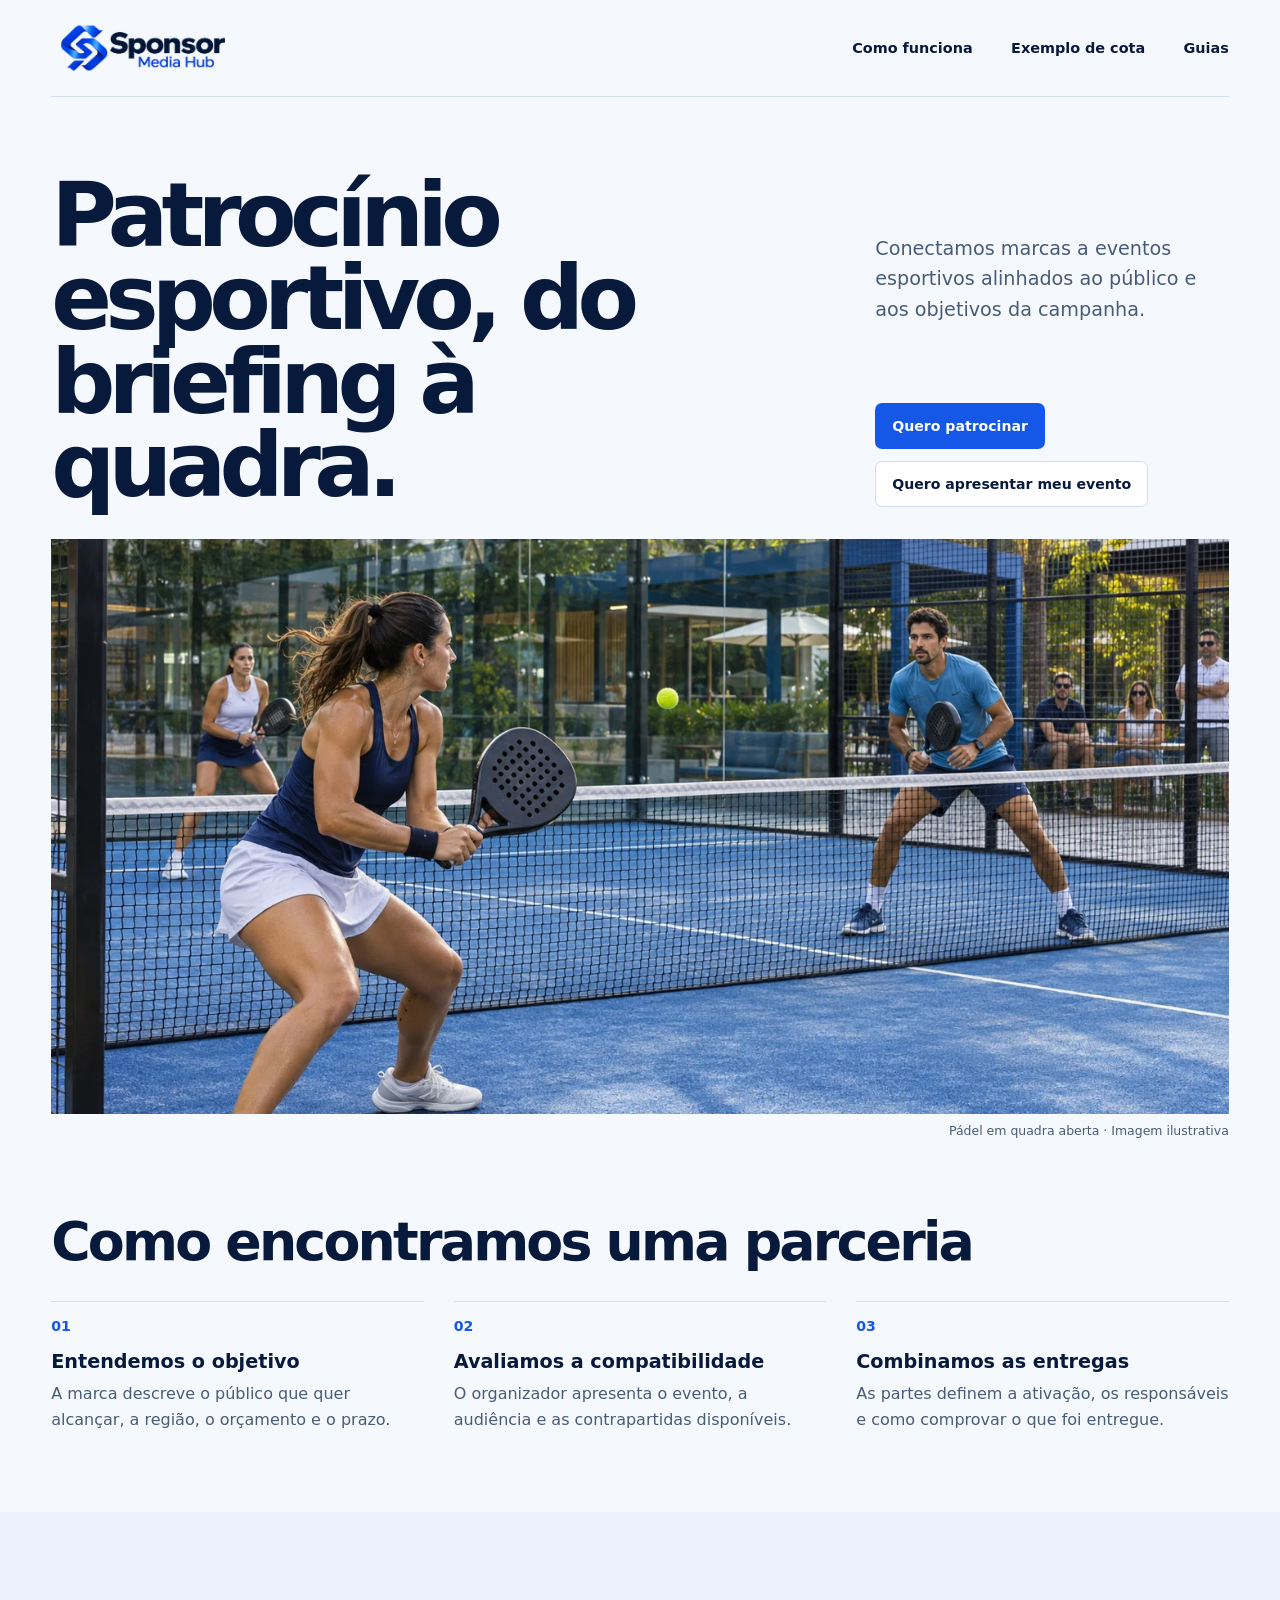
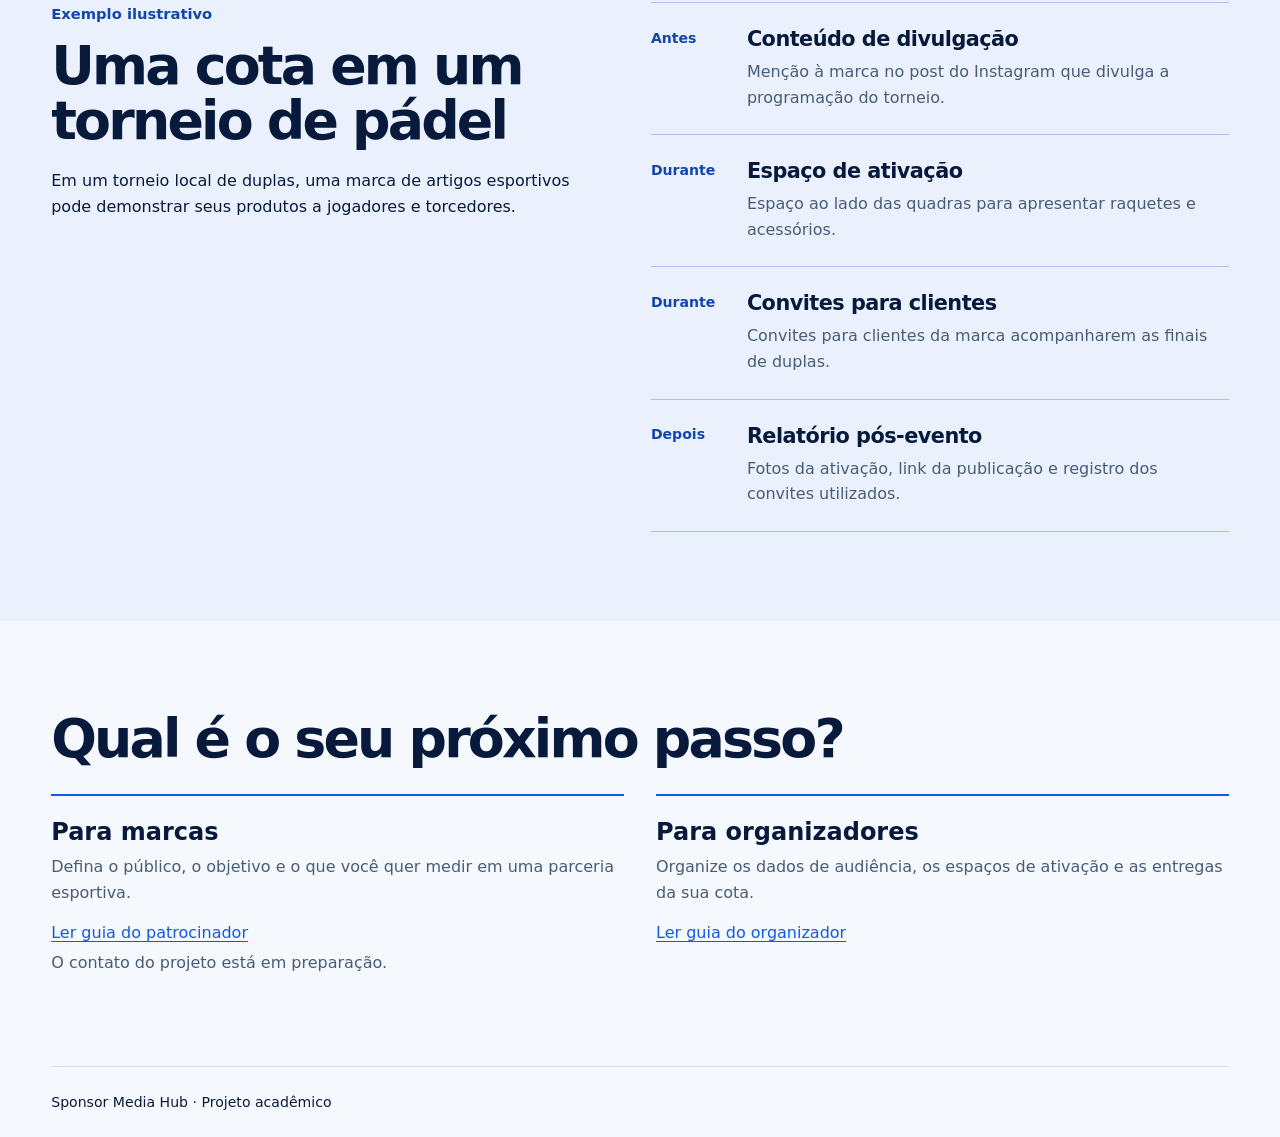
<file: index.html>
<!doctype html>
<html lang="pt-BR">
<head>
  <meta charset="utf-8">
  <meta name="viewport" content="width=device-width, initial-scale=1">
  <meta name="description" content="Projeto acadêmico que aproxima marcas e organizadores de eventos esportivos com objetivos compatíveis.">
  <meta property="og:title" content="Sponsor Media Hub">
  <meta property="og:description" content="Conectamos marcas a eventos esportivos alinhados aos seus objetivos.">
  <meta name="theme-color" content="#f5f8fc">
  <title>Sponsor Media Hub | Patrocínio esportivo</title>
  <link rel="icon" href="assets/logo.jpg" type="image/jpeg">
  <link rel="stylesheet" href="styles.css">
  <script src="config.js" defer></script>
  <script src="site.js" defer></script>
</head>
<body>
  <a class="skip" href="#conteudo">Ir para o conteúdo</a>
  <header class="top">
    <a href="./" aria-label="Sponsor Media Hub, início"><img src="assets/logo.jpg" alt="Sponsor Media Hub"></a>
    <nav aria-label="Navegação principal">
      <a href="#como">Como funciona</a><a href="#cota">Exemplo de cota</a><a href="#guias">Guias</a>
    </nav>
  </header>
  <main id="conteudo">
    <section class="hero wrap" aria-labelledby="titulo">
      <div class="hero-copy">
        <h1>Patrocínio esportivo, do briefing à quadra.</h1>
        <p>Conectamos marcas a eventos esportivos alinhados ao público e aos objetivos da campanha.</p>
        <div class="actions">
          <a class="button primary" href="#patrocinador">Quero patrocinar</a>
          <a class="button secondary" href="#organizador">Quero apresentar meu evento</a>
        </div>
      </div>
      <figure class="hero-photo">
        <img src="assets/padel.webp" alt="Jogadores disputam um ponto em uma quadra de pádel ao ar livre" width="1440" height="960" fetchpriority="high">
        <figcaption>Pádel em quadra aberta · Imagem ilustrativa</figcaption>
      </figure>
    </section>

    <section class="how wrap" id="como">
      <h2>Como encontramos uma parceria</h2>
      <ol class="steps">
        <li><strong>Entendemos o objetivo</strong><p>A marca descreve o público que quer alcançar, a região, o orçamento e o prazo.</p></li>
        <li><strong>Avaliamos a compatibilidade</strong><p>O organizador apresenta o evento, a audiência e as contrapartidas disponíveis.</p></li>
        <li><strong>Combinamos as entregas</strong><p>As partes definem a ativação, os responsáveis e como comprovar o que foi entregue.</p></li>
      </ol>
    </section>

    <section class="sample" id="cota" aria-labelledby="cota-titulo">
      <div class="wrap sample-grid">
        <div>
          <p class="label">Exemplo ilustrativo</p>
          <h2 id="cota-titulo">Uma cota em um torneio de pádel</h2>
          <p>Em um torneio local de duplas, uma marca de artigos esportivos pode demonstrar seus produtos a jogadores e torcedores.</p>
        </div>
        <ol class="deliverables">
          <li><span>Antes</span><div><h3>Conteúdo de divulgação</h3><p>Menção à marca no post do Instagram que divulga a programação do torneio.</p></div></li>
          <li><span>Durante</span><div><h3>Espaço de ativação</h3><p>Espaço ao lado das quadras para apresentar raquetes e acessórios.</p></div></li>
          <li><span>Durante</span><div><h3>Convites para clientes</h3><p>Convites para clientes da marca acompanharem as finais de duplas.</p></div></li>
          <li><span>Depois</span><div><h3>Relatório pós-evento</h3><p>Fotos da ativação, link da publicação e registro dos convites utilizados.</p></div></li>
        </ol>
      </div>
    </section>

    <section class="wrap guides" id="guias">
      <h2>Qual é o seu próximo passo?</h2>
      <div class="guide-grid">
        <article id="patrocinador">
          <h3>Para marcas</h3>
          <p>Defina o público, o objetivo e o que você quer medir em uma parceria esportiva.</p>
          <div class="actions"><a href="guia-patrocinador.html">Ler guia do patrocinador</a><a class="button primary" data-whatsapp="patrocinador" hidden>Conversar no WhatsApp</a></div>
        </article>
        <article id="organizador">
          <h3>Para organizadores</h3>
          <p>Organize os dados de audiência, os espaços de ativação e as entregas da sua cota.</p>
          <div class="actions"><a href="guia-organizador.html">Ler guia do organizador</a><a class="button primary" data-whatsapp="organizador" hidden>Conversar no WhatsApp</a></div>
        </article>
      </div>
      <p id="contact-status" hidden>O contato do projeto está em preparação.</p>
    </section>
  </main>
  <footer class="wrap">
    <p>Sponsor Media Hub · Projeto acadêmico</p>
    <div><a id="instagram" hidden>Instagram</a><button type="button" id="preferences" hidden>Preferências de privacidade</button></div>
  </footer>

  <dialog id="privacy" aria-labelledby="privacy-title">
    <form method="dialog">
      <h2 id="privacy-title">Preferências de privacidade</h2>
      <p>Você pode permitir ferramentas de análise e publicidade. O conteúdo e os links funcionam com qualquer escolha.</p>
      <label><input type="checkbox" name="analytics"> Análise de uso (Google Analytics e Microsoft Clarity)</label>
      <label><input type="checkbox" name="marketing"> Publicidade (Meta Pixel)</label>
      <div class="actions">
        <button value="reject" class="button secondary">Recusar opcionais</button>
        <button value="save" class="button primary">Salvar preferências</button>
      </div>
    </form>
  </dialog>
</body>
</html>
</file>
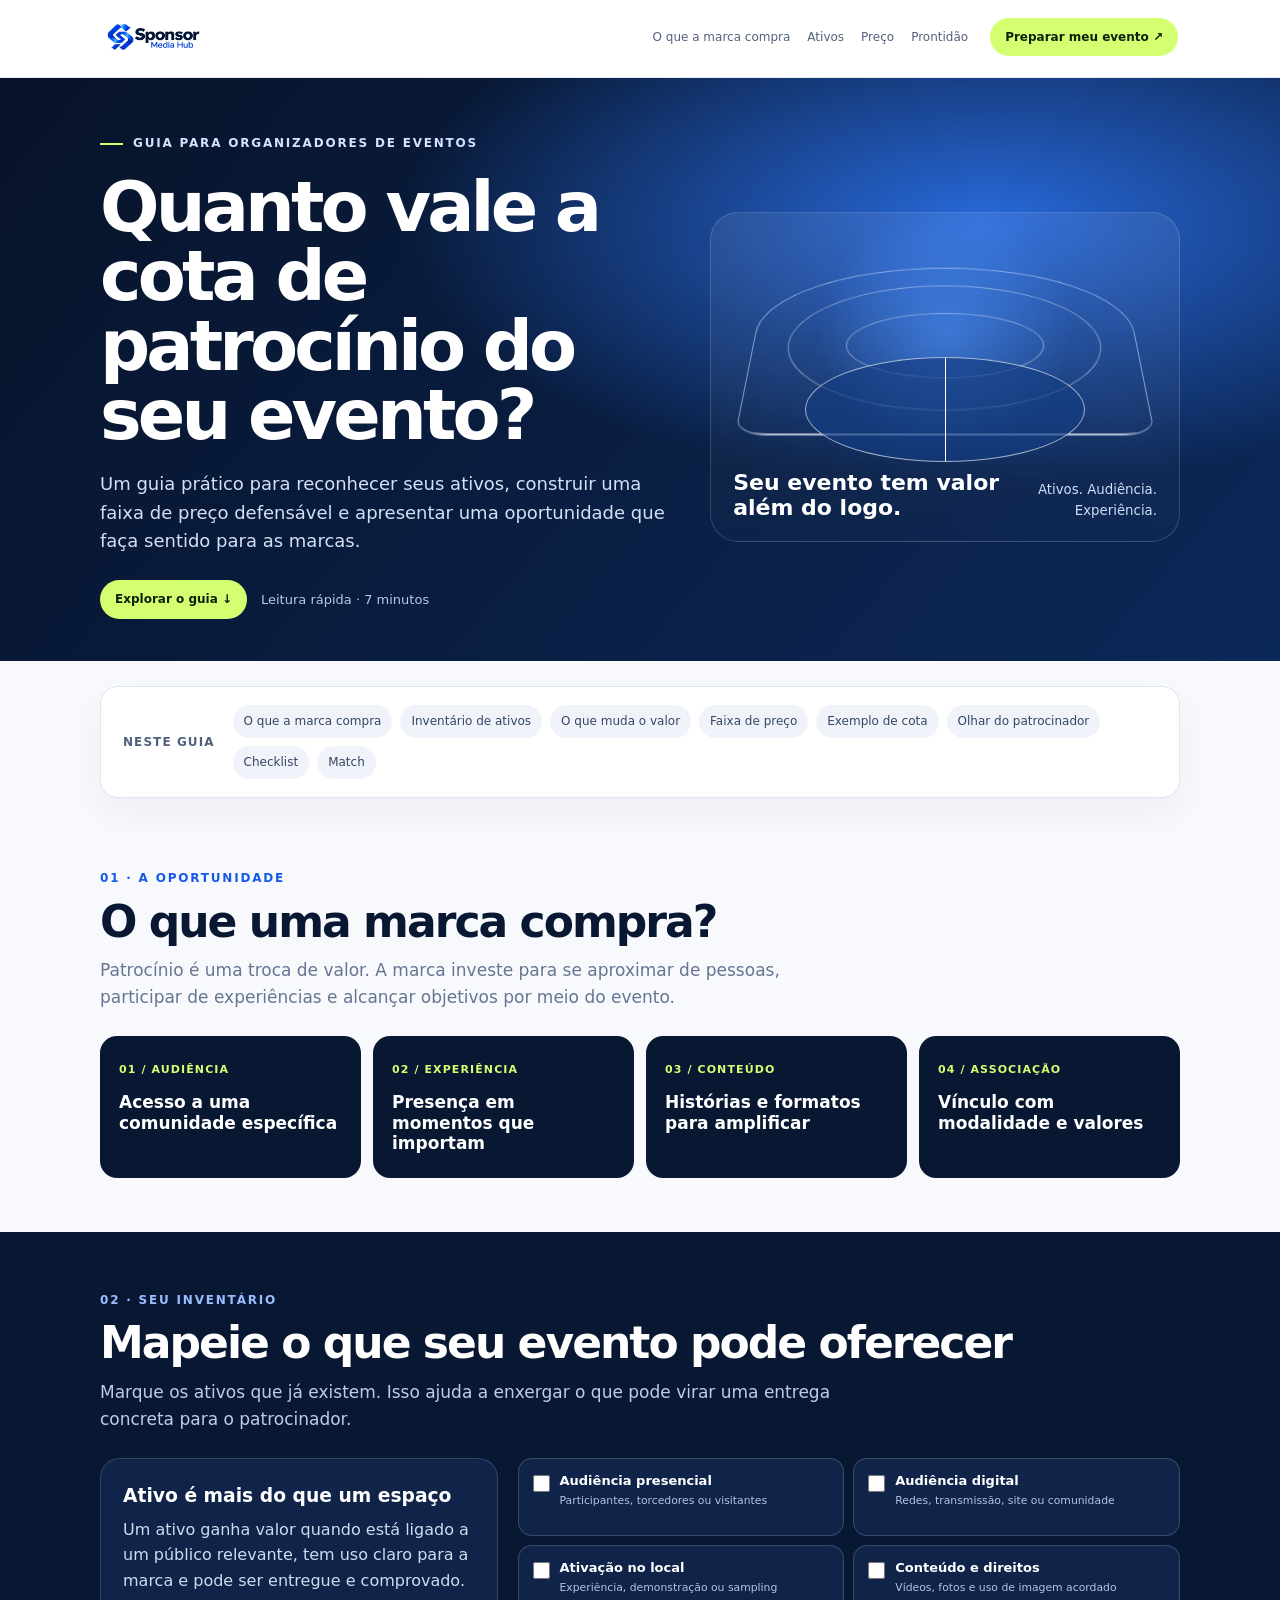
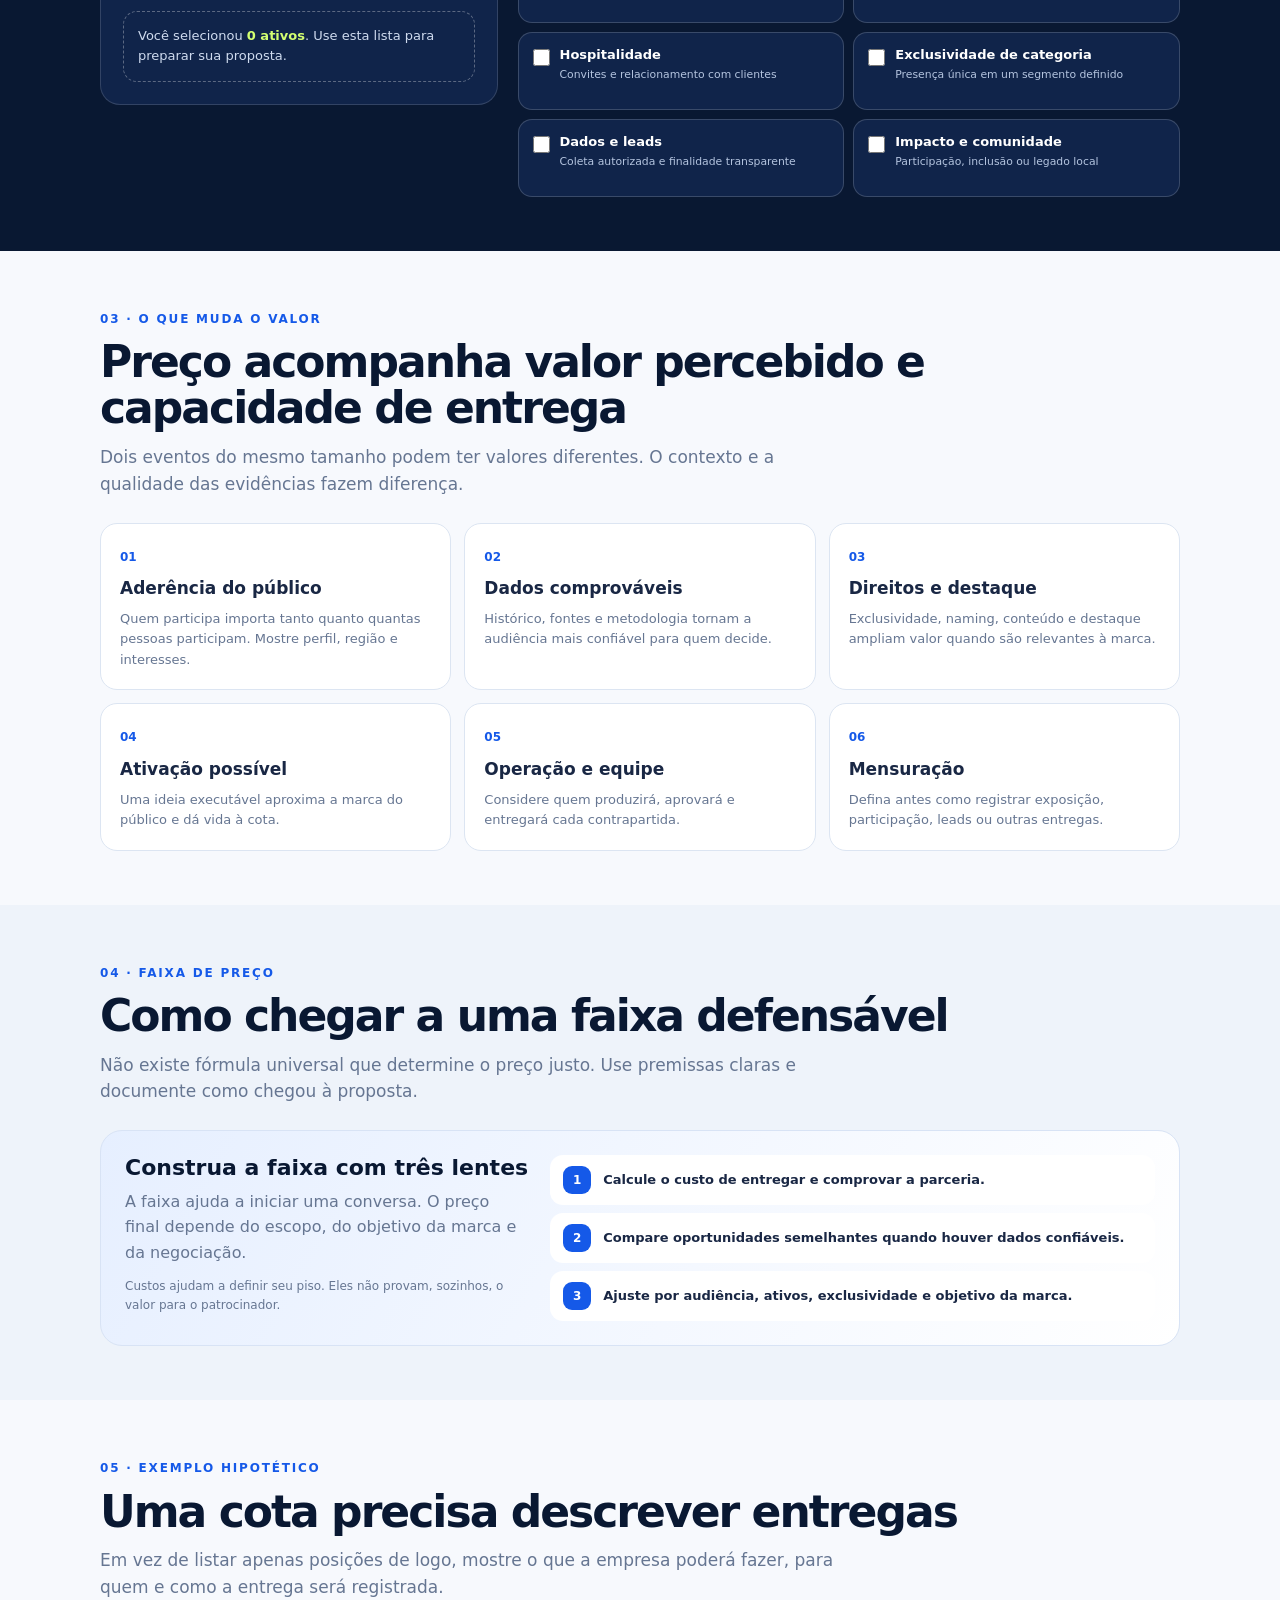
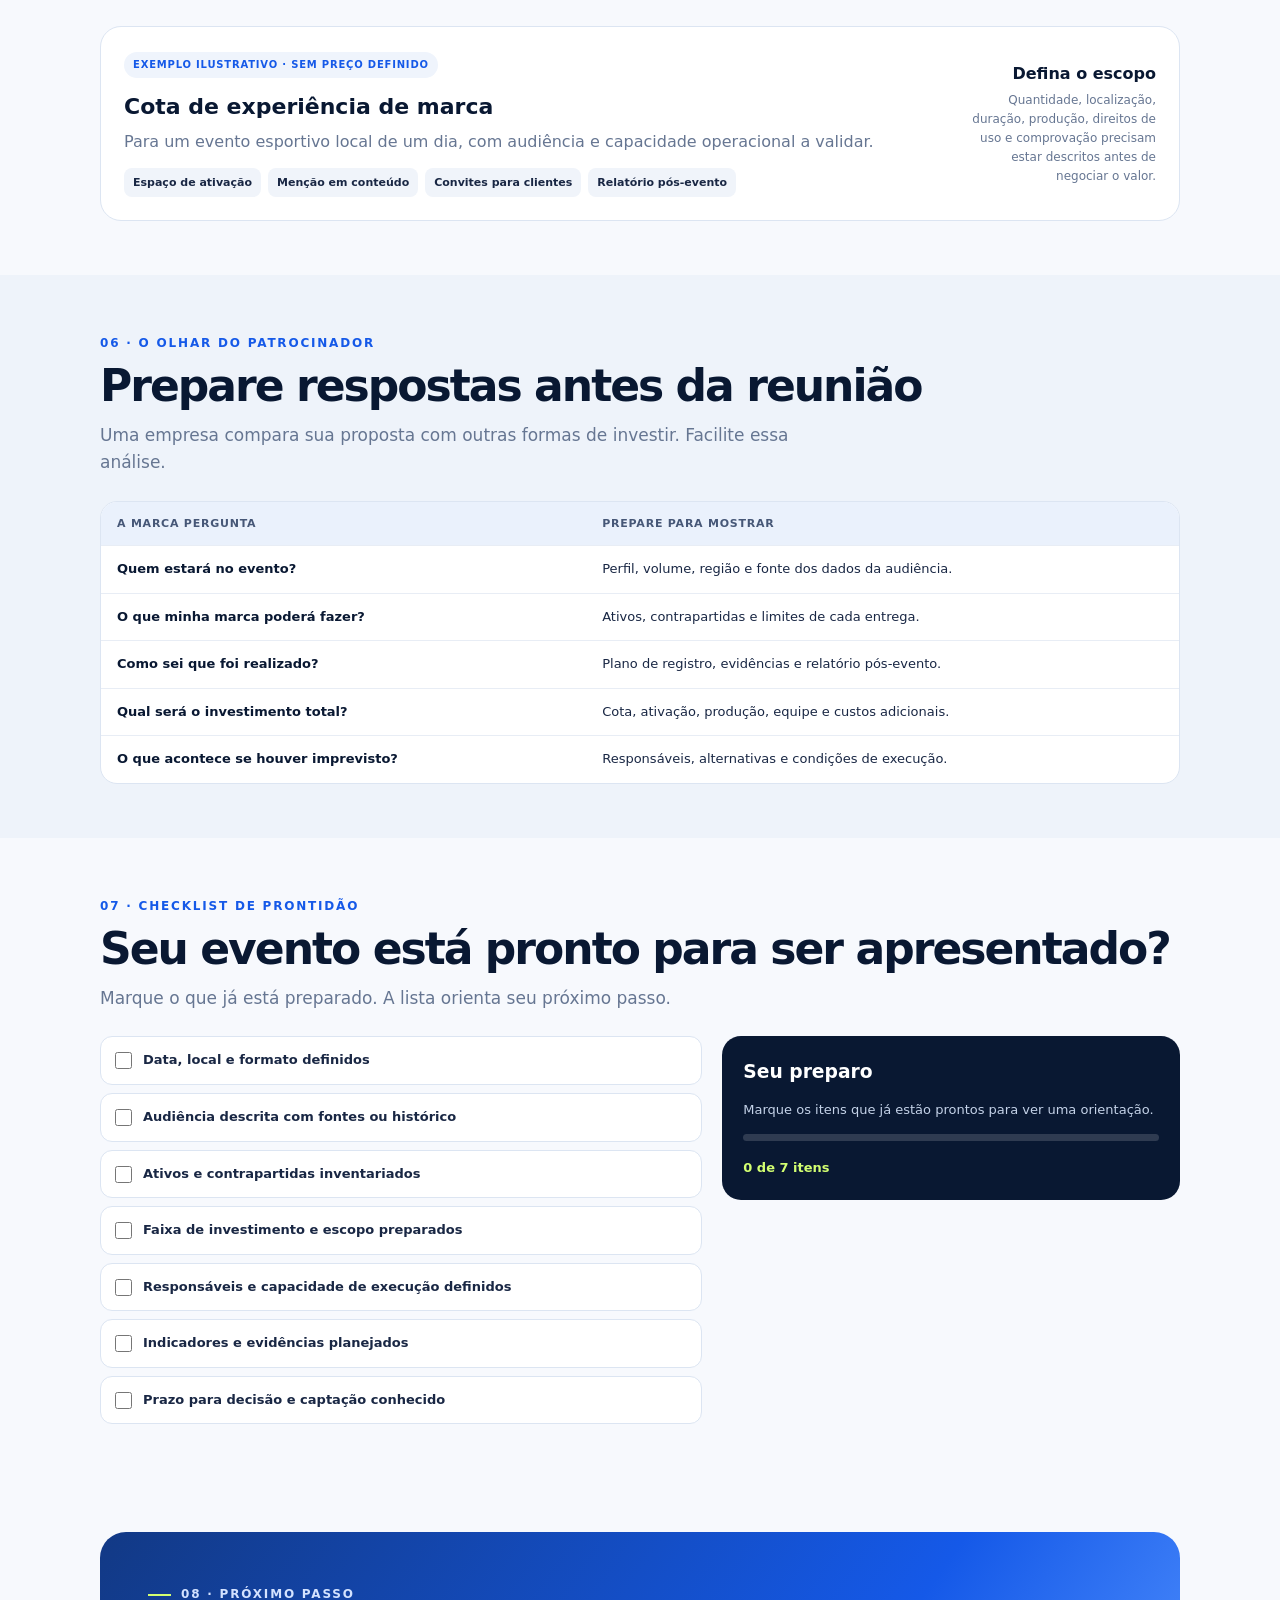
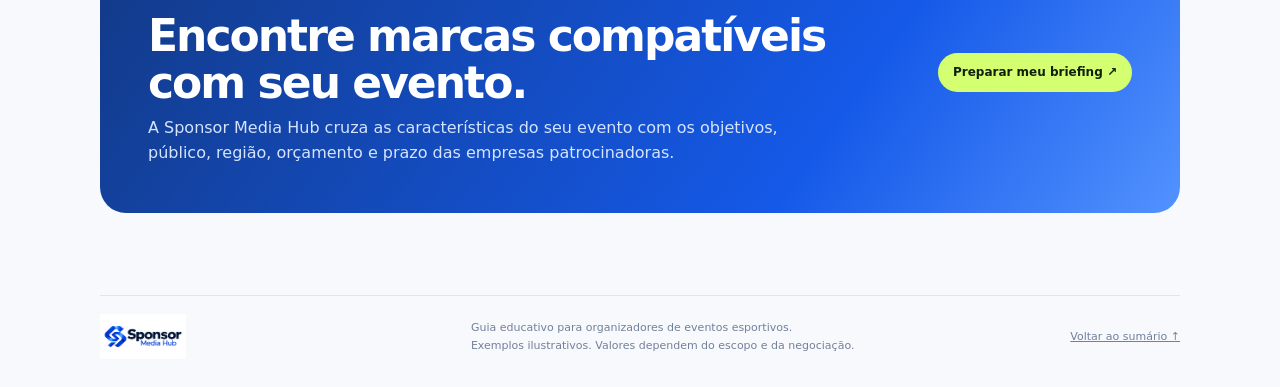
<file: guia-organizador.html>
<!doctype html>
<html lang="pt-BR"><head><meta charset="utf-8"><meta name="viewport" content="width=device-width,initial-scale=1"><meta name="description" content="Guia da Sponsor Media Hub para estruturar oportunidades de patrocínio esportivo."><title>Quanto vale a cota do seu evento? — Sponsor Media Hub</title>
<style>
:root{--navy:#091832;--blue:#1559e8;--sky:#65a0ff;--lime:#d3ff71;--ink:#192744;--muted:#667692;--line:#dce5f2;--ice:#eff4fc;--white:#fff}*{box-sizing:border-box}html{scroll-behavior:smooth;scroll-padding-top:90px}body{margin:0;background:#f7f9fd;color:var(--ink);font:16px/1.58 Inter,system-ui,-apple-system,"Segoe UI",sans-serif}a{color:inherit}button{font:inherit}.top{position:sticky;top:0;z-index:5;background:#ffffffed;backdrop-filter:blur(12px);border-bottom:1px solid #e6ebf3}.nav{max-width:1120px;margin:auto;padding:10px 22px;display:flex;align-items:center;gap:22px}.logo{width:190px;height:54px;object-fit:contain;object-position:left}.links{display:flex;gap:17px;margin-left:auto;font-size:12px;color:#52617c}.links a{text-decoration:none}.links a:hover{color:var(--blue)}.pill{border:0;border-radius:99px;background:var(--lime);color:#10200b;text-decoration:none;font-weight:800;padding:10px 15px;font-size:12px;display:inline-flex;align-items:center;gap:8px;cursor:pointer}.track{height:3px}.track span{display:block;height:100%;width:0;background:linear-gradient(90deg,var(--blue),var(--sky))}.wrap{width:min(1080px,calc(100% - 36px));margin:auto}.hero{background:radial-gradient(ellipse at 77% 25%,#2869da 0,transparent 42%),linear-gradient(130deg,#071329,#0c2859);color:white;padding:56px 0 42px;overflow:hidden}.heroGrid{display:grid;grid-template-columns:1.1fr .9fr;gap:36px;align-items:center}.over{font-size:12px;letter-spacing:.15em;text-transform:uppercase;color:#d3e2ff;font-weight:800}.over:before{content:"";display:inline-block;width:23px;height:2px;background:var(--lime);vertical-align:middle;margin-right:10px}h1{font-size:clamp(42px,6vw,70px);line-height:.99;letter-spacing:-.055em;margin:20px 0}.hero p{font-size:18px;color:#d4e0f6;max-width:600px}.actions{display:flex;gap:14px;align-items:center;flex-wrap:wrap;margin-top:25px}.read{font-size:13px;color:#b7c9e8}.art{height:330px;border:1px solid #ffffff28;border-radius:28px;position:relative;overflow:hidden;background:radial-gradient(circle at 50% 36%,#5095ff8c,transparent 40%),linear-gradient(180deg,#ffffff12,#ffffff03)}.arena{position:absolute;left:9%;right:9%;top:14%;height:52%;border:1px solid #d8e5ff8c;border-radius:50% 50% 8% 8% / 43% 43% 8% 8%;transform:perspective(220px) rotateX(13deg);box-shadow:inset 0 -48px 0 -47px #fff9,inset 0 -95px 0 -94px #fff7}.arena:before,.arena:after{content:"";position:absolute;inset:12% 9%;border:1px solid #ffffff6b;border-radius:50%}.arena:after{inset:30% 24%}.field{position:absolute;left:20%;right:20%;top:44%;height:32%;border:1px solid #fff9;border-radius:50%;background:#153e83a8}.field:after{content:"";position:absolute;left:50%;top:0;bottom:0;border-left:1px solid white}.artlabel{position:absolute;bottom:20px;left:22px;right:22px;display:flex;justify-content:space-between;align-items:end}.artlabel b{font-size:22px;line-height:1.15}.artlabel small{text-align:right;color:#cfdef8}.toc{padding:25px 0 12px}.tocbox{padding:18px 22px;background:white;border:1px solid var(--line);border-radius:18px;display:flex;gap:18px;align-items:center;box-shadow:0 14px 38px #07152f0c}.tocbox strong{white-space:nowrap;color:#52617c;text-transform:uppercase;letter-spacing:.09em;font-size:12px}.toclinks{display:flex;gap:8px;flex-wrap:wrap}.toclinks a{background:#f0f4fa;border-radius:99px;padding:7px 11px;font-size:12px;text-decoration:none;color:#344663}.toclinks a:hover{background:#e2ebff;color:var(--blue)}section{padding:54px 0}.kicker{font-size:12px;letter-spacing:.15em;text-transform:uppercase;color:var(--blue);font-weight:850}h2{font-size:clamp(30px,4vw,44px);letter-spacing:-.045em;line-height:1.06;color:var(--navy);margin:9px 0 12px}.lead{font-size:17px;color:var(--muted);max-width:740px;margin:0}.head{margin-bottom:25px}.buygrid{display:grid;grid-template-columns:repeat(4,1fr);gap:12px;margin-top:25px}.buy{background:var(--navy);color:white;border-radius:17px;padding:19px;min-height:142px}.buy i{font-style:normal;color:var(--lime);font-size:11px;letter-spacing:.1em;font-weight:850}.buy b{display:block;font-size:17px;line-height:1.2;margin-top:12px}.dark{background:var(--navy);color:white}.dark h2{color:white}.dark .lead{color:#becde7}.assets{display:grid;grid-template-columns:.75fr 1.25fr;gap:20px;align-items:start}.aside{background:#10244a;border:1px solid #ffffff24;border-radius:20px;padding:22px;color:#cfdbef}.aside h3{color:white;margin:0 0 7px}.aside p{margin:0}.count{border:1px dashed #ffffff50;border-radius:14px;padding:14px;margin-top:18px;font-size:13px}.count b{color:var(--lime)}.assetgrid{display:grid;grid-template-columns:1fr 1fr;gap:9px}.asset{display:flex;gap:10px;background:#10244a;border:1px solid #ffffff2c;color:white;border-radius:14px;padding:14px;min-height:78px;cursor:pointer}.asset:hover{border-color:#82acff}.asset input,.check input{accent-color:var(--blue);width:17px;height:17px;flex:none;margin:2px 0 0}.asset input{accent-color:var(--lime)}.asset span{font-size:13px;line-height:1.25;font-weight:720}.asset small{display:block;color:#b4c4df;font-weight:400;margin-top:5px}.factors{display:grid;grid-template-columns:repeat(3,1fr);gap:13px}.factor{background:white;border:1px solid var(--line);border-radius:17px;padding:19px}.factor em{font-style:normal;color:var(--blue);font-size:12px;font-weight:850}.factor h3{font-size:17px;margin:7px 0}.factor p{font-size:13px;color:var(--muted);margin:0}.shade{background:#eef3fa}.band{margin-top:22px;padding:24px;border-radius:22px;background:linear-gradient(120deg,#e6efff,#fff);border:1px solid #d8e3f5;display:grid;grid-template-columns:.8fr 1.2fr;gap:22px}.band h3{color:var(--navy);font-size:22px;line-height:1.17;margin:0 0 8px}.band p{color:var(--muted);margin:0}.steps{display:grid;gap:8px}.step{background:white;border-radius:13px;padding:11px 13px;display:flex;align-items:center;gap:12px;font-weight:650;font-size:13px}.step i{font-style:normal;display:grid;place-items:center;width:28px;height:28px;flex:none;border-radius:9px;background:var(--blue);color:white;font-size:12px;font-weight:800}.note{font-size:12px!important;margin-top:12px!important}.sample{background:white;border:1px solid var(--line);border-radius:21px;padding:23px;display:grid;grid-template-columns:1fr auto;gap:16px;align-items:center}.tag{display:inline-block;background:var(--ice);color:var(--blue);font-size:10px;letter-spacing:.08em;text-transform:uppercase;border-radius:99px;padding:5px 9px;font-weight:850}.sample h3{font-size:22px;color:var(--navy);margin:12px 0 5px}.sample p{color:var(--muted);margin:0}.chips{display:flex;flex-wrap:wrap;gap:7px;margin-top:13px}.chips span{background:#f0f4fa;border-radius:8px;padding:6px 9px;font-size:11px;font-weight:700}.scope{max-width:190px;font-size:12px;color:var(--muted);text-align:right}.scope b{display:block;color:var(--navy);font-size:16px;margin-bottom:4px}.tablebox{overflow:auto;border:1px solid var(--line);border-radius:17px;background:white}.table{border-collapse:collapse;width:100%;min-width:610px}.table th,.table td{text-align:left;padding:13px 16px;border-bottom:1px solid #e8edf5;font-size:13px}.table th{background:#eaf1fc;color:#465777;font-size:11px;text-transform:uppercase;letter-spacing:.07em}.table td:first-child{font-weight:750;color:var(--navy)}.table tr:last-child td{border:0}.ready{display:grid;grid-template-columns:1fr .76fr;gap:20px;align-items:start}.checks{display:grid;gap:8px}.check{display:flex;gap:11px;background:white;border:1px solid var(--line);border-radius:12px;padding:13px 14px;align-items:start}.check label{font-size:13px;font-weight:650;cursor:pointer}.result{position:sticky;top:95px;background:var(--navy);border-radius:19px;padding:21px;color:white}.result h3{margin:0 0 7px}.result p{font-size:13px;color:#c4d2e8}.meter{height:7px;background:#ffffff27;border-radius:99px;overflow:hidden;margin:13px 0}.meter span{display:block;background:var(--lime);height:100%;width:0;transition:width .2s}.result strong{font-size:13px;color:var(--lime)}.cta{border-radius:26px;background:linear-gradient(125deg,#123985,#1559e8 68%,#5292ff);color:white;padding:clamp(24px,5vw,48px);display:grid;grid-template-columns:1fr auto;gap:22px;align-items:center;overflow:hidden}.cta h2{color:white;margin:8px 0}.cta p{color:#d5e4ff;margin:0;max-width:650px}.brief{grid-column:1/-1;display:none;background:#07152f;border:1px solid #ffffff40;border-radius:16px;padding:17px}.brief.show{display:block}.brief pre{white-space:pre-wrap;font:12px/1.55 ui-monospace,Consolas,monospace;color:#e4edff}.ghost{background:transparent;border:1px solid #ffffff65;color:white}.foot{padding:28px 0;color:#72809a;font-size:11px}.footin{border-top:1px solid var(--line);padding-top:18px;display:flex;align-items:center;justify-content:space-between;gap:18px}.foot img{width:155px;height:45px;object-fit:contain;object-position:left}
@media(max-width:780px){.nav{padding:9px 14px}.logo{width:150px}.links{display:none}.hero{padding:38px 0 30px}.heroGrid{grid-template-columns:1fr;gap:24px}.art{height:245px}.wrap{width:min(100% - 28px,660px)}.tocbox{align-items:flex-start;flex-direction:column;gap:9px;padding:16px}.buygrid{grid-template-columns:1fr 1fr}.assets,.band,.ready{grid-template-columns:1fr}.factors{grid-template-columns:1fr 1fr}.sample{grid-template-columns:1fr}.scope{text-align:left;max-width:none}.result{position:static}.cta{grid-template-columns:1fr}.cta>.pill{justify-self:start}section{padding:42px 0}}
@media(max-width:480px){.nav>.pill{font-size:10px;padding:9px 10px}.hero p{font-size:16px}.art{height:220px}.assetgrid,.factors{grid-template-columns:1fr}.buygrid{gap:8px}.buy{min-height:120px;padding:15px}.buy b{font-size:15px}.lead{font-size:15px}.sample{padding:18px}.toclinks a{font-size:11px}}
@media print{body{background:#fff;font-size:10.5pt}.top{position:static}.links,.track,.actions{display:none!important}.wrap{width:100%;max-width:none}.hero{padding:20px 0;background:#091832!important;print-color-adjust:exact;-webkit-print-color-adjust:exact}.heroGrid{grid-template-columns:1fr}.art{display:none}.tocbox{box-shadow:none}.toclinks{display:flex}section{padding:22px 0;break-inside:avoid}.dark{print-color-adjust:exact;-webkit-print-color-adjust:exact}.asset{color:#17233d;background:white;border-color:#ccd5e2}.asset small{color:#59677d}.count{color:#344663}.sample,.band,.tablebox,.factor{break-inside:avoid}.result{display:none}.brief{display:none!important}.cta{print-color-adjust:exact;-webkit-print-color-adjust:exact}.footin{justify-content:flex-start}}
</style></head><body>
<header class="top"><div class="nav"><img class="logo" src="[data-uri]" alt="Sponsor Media Hub"><nav class="links" aria-label="Navegação"><a href="#valor">O que a marca compra</a><a href="#ativos">Ativos</a><a href="#preco">Preço</a><a href="#prontidao">Prontidão</a></nav><a class="pill" href="#match">Preparar meu evento ↗</a></div><div class="track"><span id="progress"></span></div></header>
<main>
<section class="hero"><div class="wrap heroGrid"><div><div class="over">Guia para organizadores de eventos</div><h1>Quanto vale a cota de patrocínio do seu evento?</h1><p>Um guia prático para reconhecer seus ativos, construir uma faixa de preço defensável e apresentar uma oportunidade que faça sentido para as marcas.</p><div class="actions"><a class="pill" href="#sumario">Explorar o guia ↓</a><span class="read">Leitura rápida · 7 minutos</span></div></div><div class="art" aria-label="Ilustração de uma arena esportiva"><div class="arena"></div><div class="field"></div><div class="artlabel"><b>Seu evento tem valor<br>além do logo.</b><small>Ativos. Audiência.<br>Experiência.</small></div></div></div></section>
<div class="toc" id="sumario"><div class="wrap tocbox"><strong>Neste guia</strong><nav class="toclinks"><a href="#valor">O que a marca compra</a><a href="#ativos">Inventário de ativos</a><a href="#fatores">O que muda o valor</a><a href="#preco">Faixa de preço</a><a href="#exemplo">Exemplo de cota</a><a href="#olhar">Olhar do patrocinador</a><a href="#prontidao">Checklist</a><a href="#match">Match</a></nav></div></div>
<section id="valor"><div class="wrap"><div class="head"><span class="kicker">01 · A oportunidade</span><h2>O que uma marca compra?</h2><p class="lead">Patrocínio é uma troca de valor. A marca investe para se aproximar de pessoas, participar de experiências e alcançar objetivos por meio do evento.</p></div><div class="buygrid"><div class="buy"><i>01 / AUDIÊNCIA</i><b>Acesso a uma comunidade específica</b></div><div class="buy"><i>02 / EXPERIÊNCIA</i><b>Presença em momentos que importam</b></div><div class="buy"><i>03 / CONTEÚDO</i><b>Histórias e formatos para amplificar</b></div><div class="buy"><i>04 / ASSOCIAÇÃO</i><b>Vínculo com modalidade e valores</b></div></div></div></section>
<section class="dark" id="ativos"><div class="wrap"><div class="head"><span class="kicker" style="color:#9bbcff">02 · Seu inventário</span><h2>Mapeie o que seu evento pode oferecer</h2><p class="lead">Marque os ativos que já existem. Isso ajuda a enxergar o que pode virar uma entrega concreta para o patrocinador.</p></div><div class="assets"><div class="aside"><h3>Ativo é mais do que um espaço</h3><p>Um ativo ganha valor quando está ligado a um público relevante, tem uso claro para a marca e pode ser entregue e comprovado.</p><div class="count" aria-live="polite">Você selecionou <b id="assetCount">0 ativos</b>. Use esta lista para preparar sua proposta.</div></div><div class="assetgrid" id="assetList"><label class="asset"><input type="checkbox"><span>Audiência presencial<small>Participantes, torcedores ou visitantes</small></span></label><label class="asset"><input type="checkbox"><span>Audiência digital<small>Redes, transmissão, site ou comunidade</small></span></label><label class="asset"><input type="checkbox"><span>Ativação no local<small>Experiência, demonstração ou sampling</small></span></label><label class="asset"><input type="checkbox"><span>Conteúdo e direitos<small>Vídeos, fotos e uso de imagem acordado</small></span></label><label class="asset"><input type="checkbox"><span>Hospitalidade<small>Convites e relacionamento com clientes</small></span></label><label class="asset"><input type="checkbox"><span>Exclusividade de categoria<small>Presença única em um segmento definido</small></span></label><label class="asset"><input type="checkbox"><span>Dados e leads<small>Coleta autorizada e finalidade transparente</small></span></label><label class="asset"><input type="checkbox"><span>Impacto e comunidade<small>Participação, inclusão ou legado local</small></span></label></div></div></div></section>
<section id="fatores"><div class="wrap"><div class="head"><span class="kicker">03 · O que muda o valor</span><h2>Preço acompanha valor percebido e capacidade de entrega</h2><p class="lead">Dois eventos do mesmo tamanho podem ter valores diferentes. O contexto e a qualidade das evidências fazem diferença.</p></div><div class="factors"><article class="factor"><em>01</em><h3>Aderência do público</h3><p>Quem participa importa tanto quanto quantas pessoas participam. Mostre perfil, região e interesses.</p></article><article class="factor"><em>02</em><h3>Dados comprováveis</h3><p>Histórico, fontes e metodologia tornam a audiência mais confiável para quem decide.</p></article><article class="factor"><em>03</em><h3>Direitos e destaque</h3><p>Exclusividade, naming, conteúdo e destaque ampliam valor quando são relevantes à marca.</p></article><article class="factor"><em>04</em><h3>Ativação possível</h3><p>Uma ideia executável aproxima a marca do público e dá vida à cota.</p></article><article class="factor"><em>05</em><h3>Operação e equipe</h3><p>Considere quem produzirá, aprovará e entregará cada contrapartida.</p></article><article class="factor"><em>06</em><h3>Mensuração</h3><p>Defina antes como registrar exposição, participação, leads ou outras entregas.</p></article></div></div></section>
<section class="shade" id="preco"><div class="wrap"><div class="head"><span class="kicker">04 · Faixa de preço</span><h2>Como chegar a uma faixa defensável</h2><p class="lead">Não existe fórmula universal que determine o preço justo. Use premissas claras e documente como chegou à proposta.</p></div><div class="band"><div><h3>Construa a faixa com três lentes</h3><p>A faixa ajuda a iniciar uma conversa. O preço final depende do escopo, do objetivo da marca e da negociação.</p><p class="note">Custos ajudam a definir seu piso. Eles não provam, sozinhos, o valor para o patrocinador.</p></div><div class="steps"><div class="step"><i>1</i><span>Calcule o custo de entregar e comprovar a parceria.</span></div><div class="step"><i>2</i><span>Compare oportunidades semelhantes quando houver dados confiáveis.</span></div><div class="step"><i>3</i><span>Ajuste por audiência, ativos, exclusividade e objetivo da marca.</span></div></div></div></div></section>
<section id="exemplo"><div class="wrap"><div class="head"><span class="kicker">05 · Exemplo hipotético</span><h2>Uma cota precisa descrever entregas</h2><p class="lead">Em vez de listar apenas posições de logo, mostre o que a empresa poderá fazer, para quem e como a entrega será registrada.</p></div><div class="sample"><div><span class="tag">Exemplo ilustrativo · sem preço definido</span><h3>Cota de experiência de marca</h3><p>Para um evento esportivo local de um dia, com audiência e capacidade operacional a validar.</p><div class="chips"><span>Espaço de ativação</span><span>Menção em conteúdo</span><span>Convites para clientes</span><span>Relatório pós-evento</span></div></div><div class="scope"><b>Defina o escopo</b>Quantidade, localização, duração, produção, direitos de uso e comprovação precisam estar descritos antes de negociar o valor.</div></div></div></section>
<section class="shade" id="olhar"><div class="wrap"><div class="head"><span class="kicker">06 · O olhar do patrocinador</span><h2>Prepare respostas antes da reunião</h2><p class="lead">Uma empresa compara sua proposta com outras formas de investir. Facilite essa análise.</p></div><div class="tablebox"><table class="table"><thead><tr><th>A marca pergunta</th><th>Prepare para mostrar</th></tr></thead><tbody><tr><td>Quem estará no evento?</td><td>Perfil, volume, região e fonte dos dados da audiência.</td></tr><tr><td>O que minha marca poderá fazer?</td><td>Ativos, contrapartidas e limites de cada entrega.</td></tr><tr><td>Como sei que foi realizado?</td><td>Plano de registro, evidências e relatório pós-evento.</td></tr><tr><td>Qual será o investimento total?</td><td>Cota, ativação, produção, equipe e custos adicionais.</td></tr><tr><td>O que acontece se houver imprevisto?</td><td>Responsáveis, alternativas e condições de execução.</td></tr></tbody></table></div></div></section>
<section id="prontidao"><div class="wrap"><div class="head"><span class="kicker">07 · Checklist de prontidão</span><h2>Seu evento está pronto para ser apresentado?</h2><p class="lead">Marque o que já está preparado. A lista orienta seu próximo passo.</p></div><div class="ready"><div class="checks" id="checklist"><div class="check"><input id="c1" type="checkbox"><label for="c1">Data, local e formato definidos</label></div><div class="check"><input id="c2" type="checkbox"><label for="c2">Audiência descrita com fontes ou histórico</label></div><div class="check"><input id="c3" type="checkbox"><label for="c3">Ativos e contrapartidas inventariados</label></div><div class="check"><input id="c4" type="checkbox"><label for="c4">Faixa de investimento e escopo preparados</label></div><div class="check"><input id="c5" type="checkbox"><label for="c5">Responsáveis e capacidade de execução definidos</label></div><div class="check"><input id="c6" type="checkbox"><label for="c6">Indicadores e evidências planejados</label></div><div class="check"><input id="c7" type="checkbox"><label for="c7">Prazo para decisão e captação conhecido</label></div></div><aside class="result" aria-live="polite"><h3>Seu preparo</h3><p id="resultText">Marque os itens que já estão prontos para ver uma orientação.</p><div class="meter"><span id="meterFill"></span></div><strong id="scoreText">0 de 7 itens</strong></aside></div></div></section>
<section id="match"><div class="wrap"><div class="cta"><div><span class="over">08 · Próximo passo</span><h2>Encontre marcas compatíveis com seu evento.</h2><p>A Sponsor Media Hub cruza as características do seu evento com os objetivos, público, região, orçamento e prazo das empresas patrocinadoras.</p></div><button class="pill" id="briefBtn">Preparar meu briefing ↗</button><div class="brief" id="briefing" aria-live="polite"><b>Briefing para copiar e preencher</b><pre id="briefText">Quero cadastrar meu evento para encontrar patrocinadores compatíveis.

Nome do evento:
Modalidade e cidade:
Data:
Público e fonte dos dados:
Ativos/contrapartidas:
Faixa de patrocínio:
Objetivo de captação:
Contato responsável:</pre><button class="pill ghost" id="copyBtn">Copiar briefing</button> <span id="copyStatus" style="font-size:12px"></span></div></div></div></section>
</main><footer class="foot"><div class="wrap footin"><img class="logo" src="[data-uri]" alt="Sponsor Media Hub"><span>Guia educativo para organizadores de eventos esportivos.<br>Exemplos ilustrativos. Valores dependem do escopo e da negociação.</span><a href="#sumario">Voltar ao sumário ↑</a></div></footer>
<script>(()=>{const boxes=[...document.querySelectorAll('#checklist input')],result=document.getElementById('resultText'),score=document.getElementById('scoreText'),fill=document.getElementById('meterFill');function update(){const n=boxes.filter(x=>x.checked).length;score.textContent=n+' de '+boxes.length+' itens';fill.style.width=(n/boxes.length*100)+'%';result.textContent=n>=6?'Seu evento parece bem preparado para uma primeira apresentação. Valide as evidências e o escopo antes do match.':n>=3?'Você já tem uma base. Complete os itens pendentes antes de apresentar uma cota.':'Comece por definir o evento, documentar a audiência e mapear as entregas.'}boxes.forEach(x=>x.addEventListener('change',update));const assets=[...document.querySelectorAll('#assetList input')];function updateAssets(){const n=assets.filter(x=>x.checked).length;document.getElementById('assetCount').textContent=n+' '+(n===1?'ativo selecionado':'ativos selecionados')}assets.forEach(x=>x.addEventListener('change',updateAssets));document.getElementById('briefBtn').addEventListener('click',()=>document.getElementById('briefing').classList.toggle('show'));document.getElementById('copyBtn').addEventListener('click',async()=>{const t=document.getElementById('briefText').textContent,status=document.getElementById('copyStatus');try{await navigator.clipboard.writeText(t);status.textContent='Briefing copiado.'}catch(e){status.textContent='Selecione o texto acima e copie.'}});const bar=document.getElementById('progress');addEventListener('scroll',()=>{const max=document.documentElement.scrollHeight-innerHeight;bar.style.width=(max>0?scrollY/max*100:0)+'%'},{passive:true})})();</script></body></html>
</file>
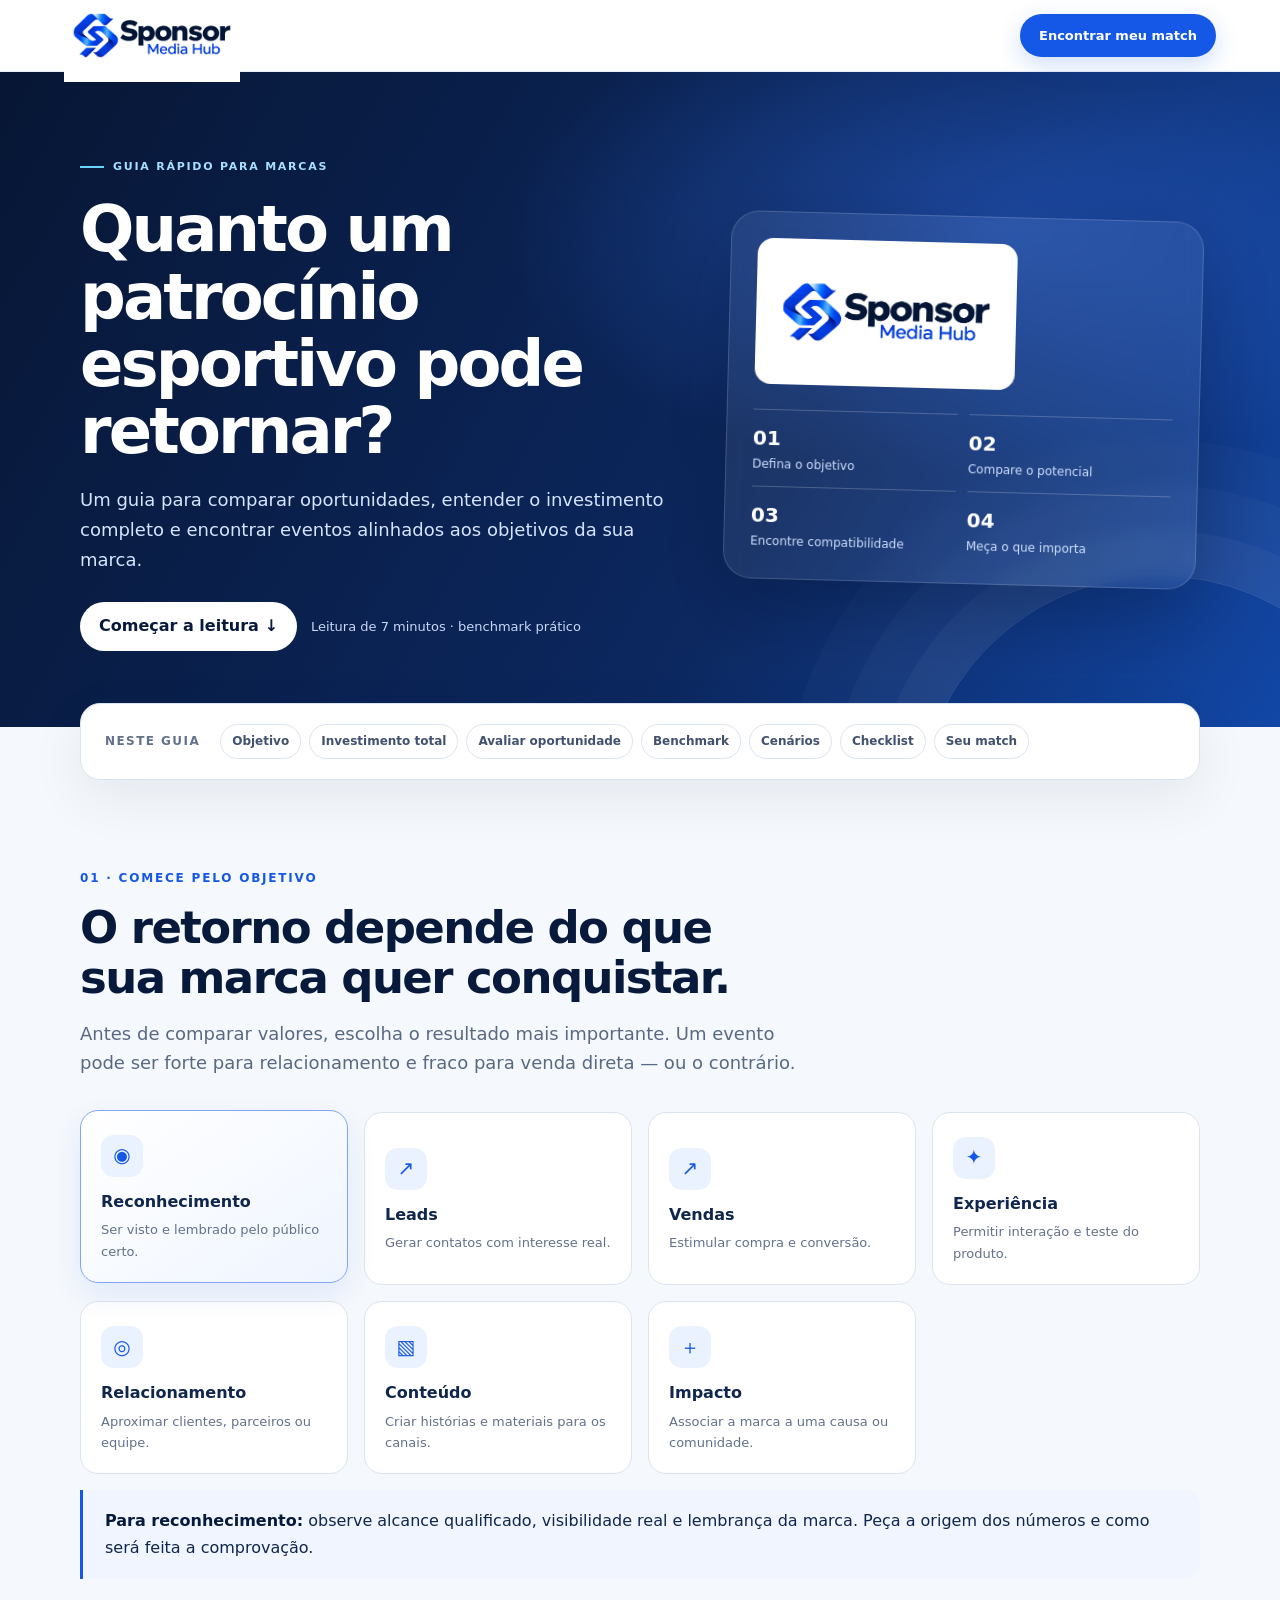
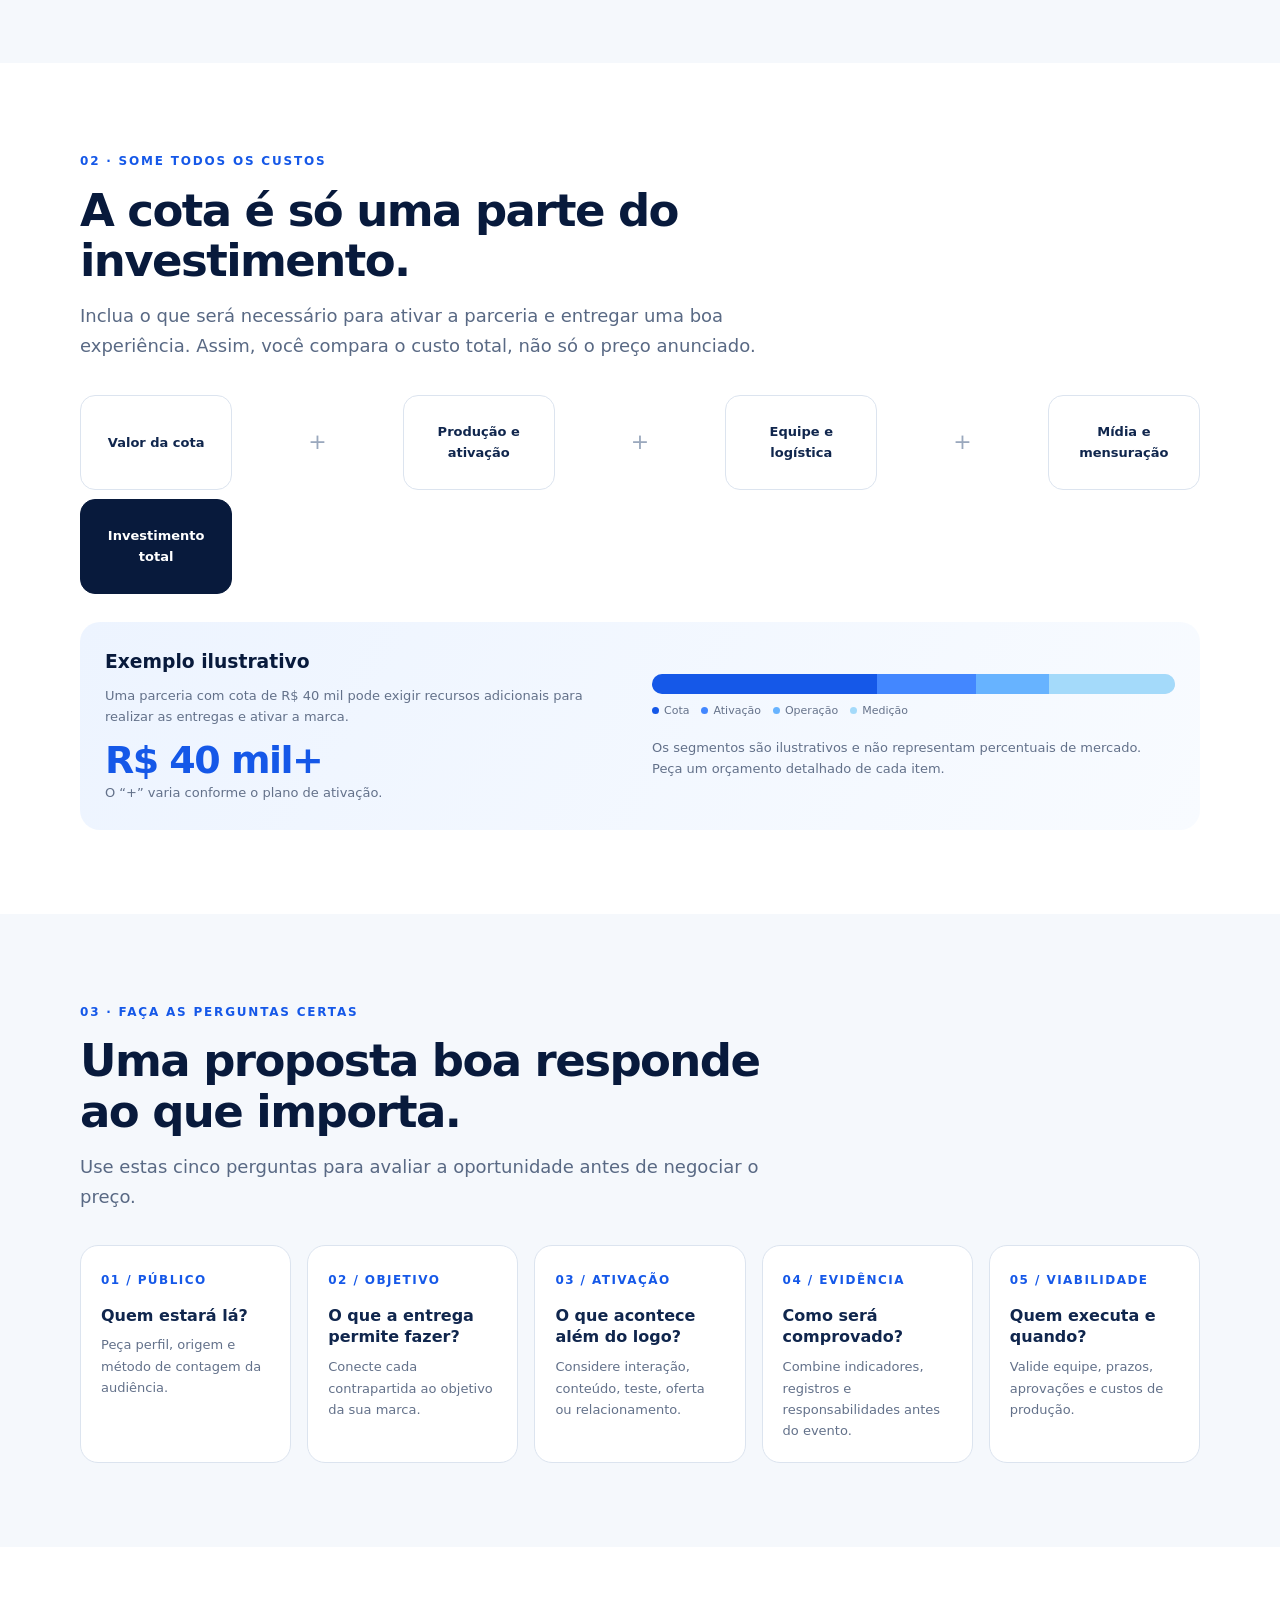
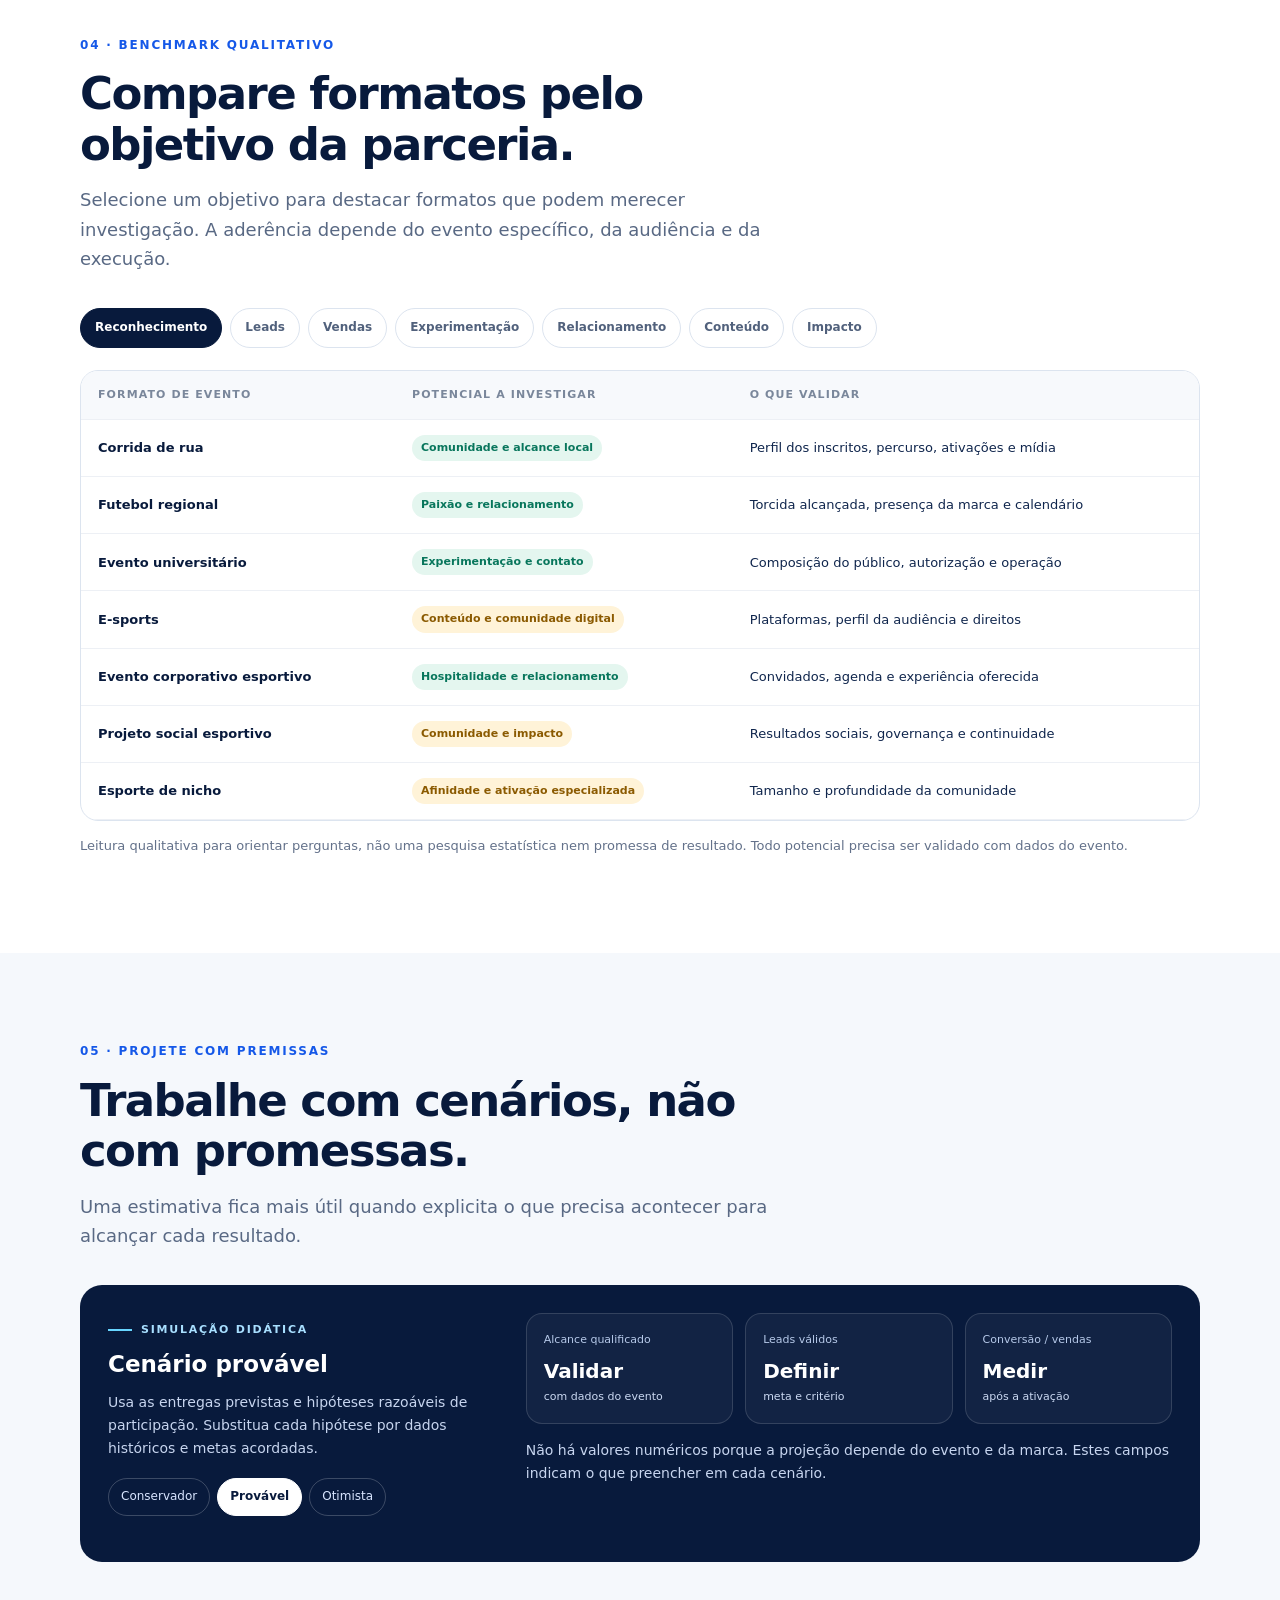
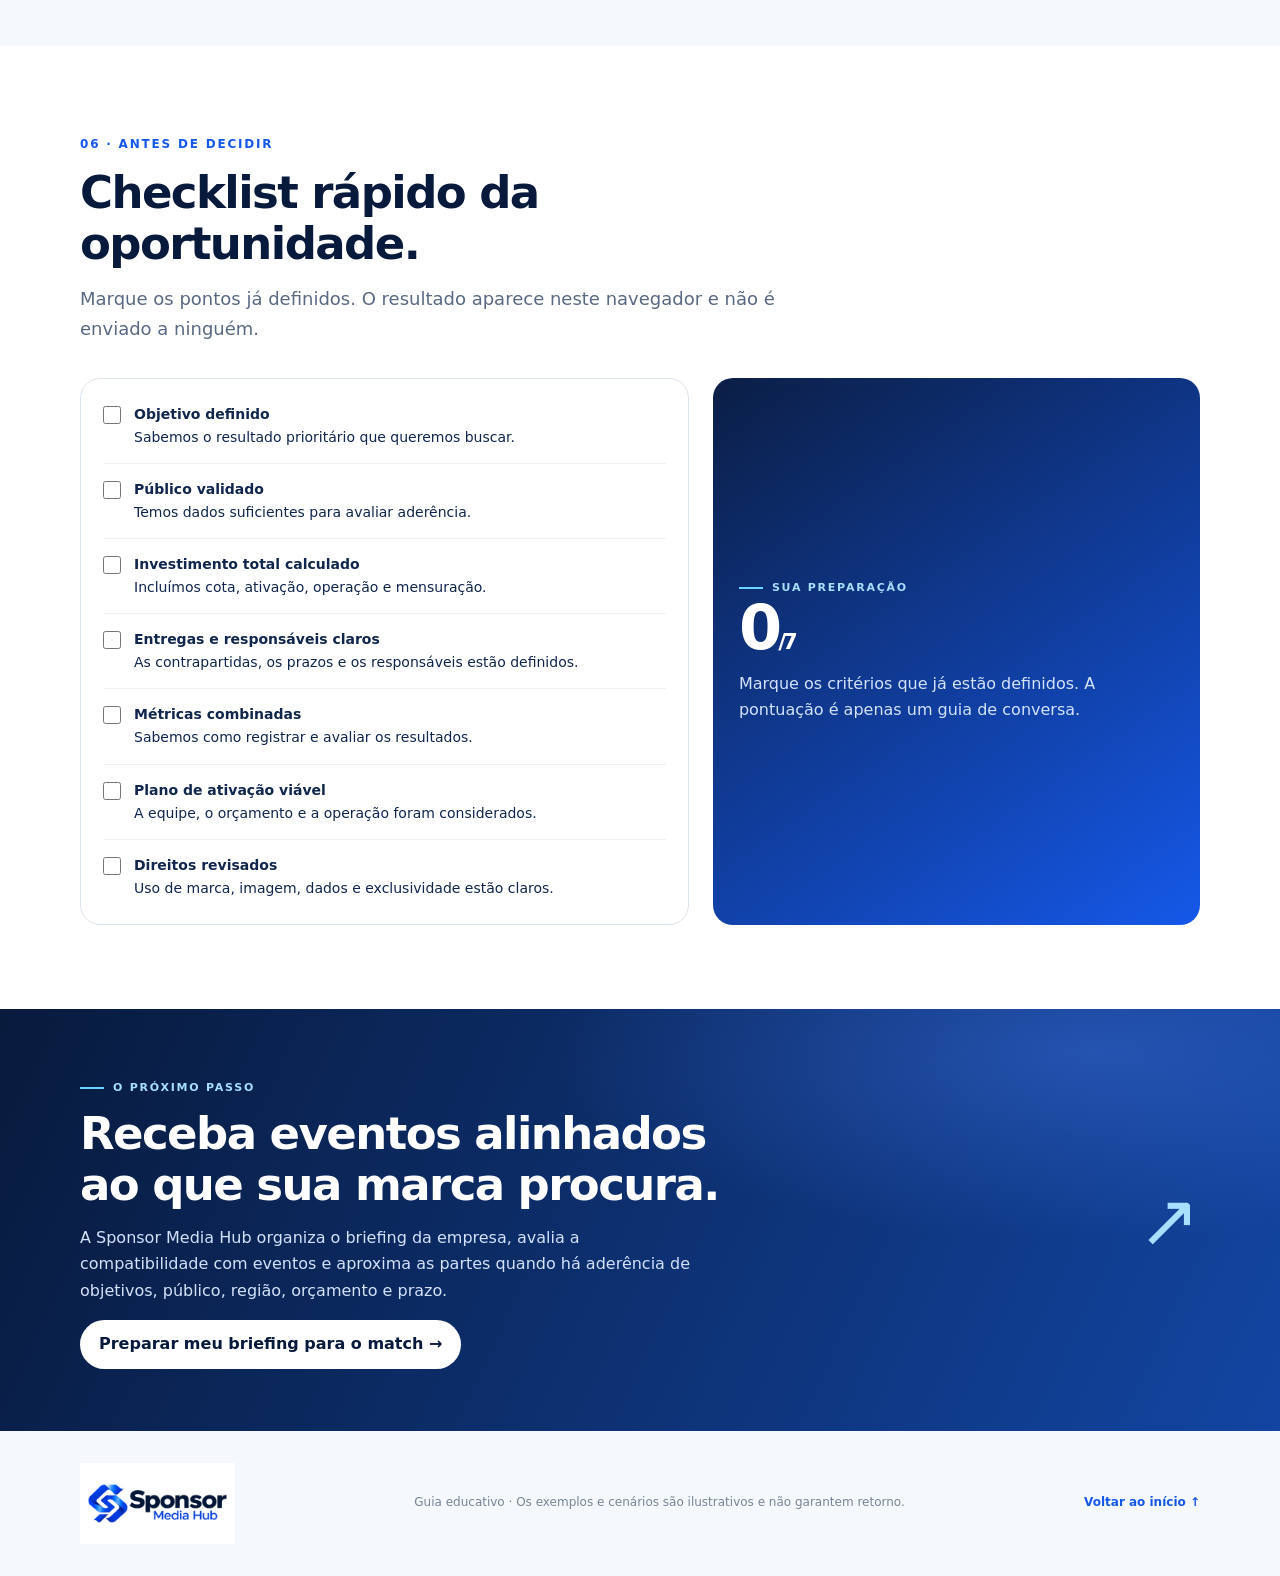
<file: guia-patrocinador.html>
<!doctype html>
<html lang="pt-BR">
<head>
<meta charset="utf-8">
<meta name="viewport" content="width=device-width,initial-scale=1">
<meta name="color-scheme" content="light">
<title>Quanto um patrocínio esportivo pode retornar? — Sponsor Media Hub</title>
<style>
:root{--navy:#081a3c;--ink:#10264d;--blue:#1558e8;--sky:#dce9ff;--cyan:#67d5ff;--paper:#f5f8fc;--muted:#63718a;--line:#dce4ef;--white:#fff;--green:#07896e;--orange:#ffb84e;--shadow:0 18px 55px #10264d12;--radius:24px}
*{box-sizing:border-box}html{scroll-behavior:smooth;scroll-padding-top:88px}body{margin:0;background:var(--paper);color:var(--ink);font:16px/1.65 Inter,ui-sans-serif,system-ui,-apple-system,"Segoe UI",sans-serif}a{color:inherit}button{font:inherit}.topbar{height:72px;position:sticky;top:0;z-index:20;background:#ffffffed;backdrop-filter:blur(16px);border-bottom:1px solid #e7edf5;display:flex;align-items:center;justify-content:space-between;padding:0 clamp(18px,5vw,72px)}.brand{display:flex;align-items:center;gap:12px;text-decoration:none}.brand img{width:176px;height:auto;display:block}.brand small{display:none}.progress{position:absolute;bottom:-1px;left:0;height:2px;width:0;background:linear-gradient(90deg,var(--blue),var(--cyan));transition:width .12s}.nav-cta,.button{border:0;border-radius:999px;background:var(--blue);color:#fff;text-decoration:none;padding:11px 19px;font-weight:750;cursor:pointer;box-shadow:0 8px 24px #1558e833;transition:.2s}.nav-cta:hover,.button:hover{transform:translateY(-2px);background:#0d48c8}.nav-cta{font-size:13px}.wrap{width:min(1120px,calc(100% - 40px));margin:auto}.hero{position:relative;overflow:hidden;background:radial-gradient(ellipse at 78% 24%,#3679ff66,transparent 35%),linear-gradient(120deg,#071634 0%,#0c2860 62%,#1247a7 100%);color:#fff;padding:78px 0 76px}.hero:after{content:"";position:absolute;width:480px;height:480px;right:-120px;bottom:-330px;border:1px solid #ffffff25;border-radius:50%;box-shadow:0 0 0 45px #ffffff09,0 0 0 90px #ffffff07,0 0 0 135px #ffffff05}.hero-grid{display:grid;grid-template-columns:1.12fr .88fr;gap:44px;align-items:center;position:relative;z-index:1}.eyebrow{display:inline-flex;align-items:center;gap:9px;text-transform:uppercase;letter-spacing:.16em;font-size:11px;font-weight:800;color:#a8dfff}.eyebrow:before{content:"";width:24px;height:2px;background:var(--cyan)}h1,h2,h3,p{margin-top:0}h1{font-size:clamp(38px,5vw,64px);line-height:1.05;letter-spacing:-.045em;margin:20px 0}.hero p{font-size:18px;color:#d5e4ff;max-width:590px}.hero-actions{display:flex;gap:14px;align-items:center;margin-top:28px;flex-wrap:wrap}.button.light{background:#fff;color:var(--navy);box-shadow:none}.readtime{font-size:13px;color:#c9d8f5}.hero-card{background:#ffffff10;border:1px solid #ffffff28;border-radius:28px;padding:26px;backdrop-filter:blur(8px);box-shadow:0 24px 80px #00102c55;transform:rotate(1.5deg)}.hero-card .logo-box{background:#fff;border-radius:16px;padding:12px 14px;display:inline-flex;max-width:260px}.hero-card img{width:100%;display:block}.hero-card .stat{margin-top:25px;display:grid;grid-template-columns:1fr 1fr;gap:12px}.hero-card .stat div{border-top:1px solid #ffffff35;padding-top:12px;color:#cfe0ff;font-size:12px}.hero-card strong{display:block;color:#fff;font-size:20px}.contents{margin-top:-24px;position:relative;z-index:2;background:#fff;border:1px solid var(--line);border-radius:20px;padding:20px 24px;box-shadow:var(--shadow);display:flex;align-items:center;gap:20px}.contents b{font-size:12px;text-transform:uppercase;letter-spacing:.12em;color:var(--muted);white-space:nowrap}.toc{display:flex;gap:8px;overflow:auto;scrollbar-width:thin}.toc a{white-space:nowrap;text-decoration:none;color:#41516e;font-size:12px;font-weight:700;border:1px solid var(--line);padding:7px 11px;border-radius:999px}.toc a:hover{border-color:#96b4f9;color:var(--blue);background:#f3f7ff}.section{padding:84px 0}.section.white{background:#fff}.section-head{max-width:730px;margin-bottom:34px}.kicker{font-size:12px;font-weight:850;letter-spacing:.15em;text-transform:uppercase;color:var(--blue)}h2{font-size:clamp(30px,4vw,45px);line-height:1.12;letter-spacing:-.035em;color:var(--navy);margin:12px 0 15px}.lead{font-size:18px;color:#596984}.grid{display:grid;gap:16px}.goals{grid-template-columns:repeat(4,1fr)}.goal{background:#fff;border:1px solid var(--line);border-radius:18px;padding:20px;text-align:left;cursor:pointer;min-height:150px;transition:.2s;color:var(--ink)}.goal:hover,.goal.active{border-color:#80a5fa;box-shadow:0 12px 30px #1558e817;transform:translateY(-2px)}.goal.active{background:linear-gradient(145deg,#fff,#eff5ff)}.goal .icon{width:42px;height:42px;display:grid;place-items:center;border-radius:13px;background:#eaf1ff;color:var(--blue);font-size:20px;margin-bottom:12px}.goal strong{display:block;font-size:16px}.goal span{display:block;color:var(--muted);font-size:13px;margin-top:4px}.insight{margin-top:16px;padding:18px 22px;border-left:3px solid var(--blue);background:#f0f5ff;border-radius:0 15px 15px 0;min-height:76px}.insight b{color:var(--navy)}.equation{display:grid;grid-template-columns:repeat(7,1fr);gap:9px;align-items:stretch;margin:28px 0}.eq-item{background:#fff;border:1px solid var(--line);border-radius:15px;padding:16px 12px;text-align:center;font-size:13px;font-weight:700;display:grid;place-items:center;min-height:95px}.eq-item.total{background:var(--navy);color:#fff;border-color:var(--navy)}.eq-plus{align-self:center;text-align:center;color:#9aa8bd;font-size:22px}.note{font-size:13px;color:var(--muted)}.example{display:grid;grid-template-columns:1fr 1fr;gap:24px;align-items:center;background:linear-gradient(120deg,#edf4ff,#f8fbff);padding:25px;border-radius:20px}.example h3{margin-bottom:7px;color:var(--navy)}.money{font-size:38px;line-height:1;font-weight:850;letter-spacing:-.04em;color:var(--blue)}.stack{height:20px;border-radius:999px;background:#dbe5f5;overflow:hidden;display:flex;margin:15px 0 8px}.stack i:nth-child(1){width:43%;background:#1558e8}.stack i:nth-child(2){width:19%;background:#4387ff}.stack i:nth-child(3){width:14%;background:#67b3ff}.stack i:nth-child(4){width:24%;background:#a4dafa}.legend{display:flex;gap:12px;flex-wrap:wrap;font-size:11px;color:#65728a}.legend span:before{content:"";display:inline-block;width:7px;height:7px;border-radius:50%;background:var(--blue);margin-right:5px}.legend span:nth-child(2):before{background:#4387ff}.legend span:nth-child(3):before{background:#67b3ff}.legend span:nth-child(4):before{background:#a4dafa}.questions{grid-template-columns:repeat(5,1fr)}.qcard{padding:20px;background:#fff;border:1px solid var(--line);border-radius:18px;min-height:176px}.qcard em{font-style:normal;font-weight:850;color:var(--blue);font-size:12px;letter-spacing:.12em}.qcard h3{font-size:16px;line-height:1.35;margin:12px 0 8px}.qcard p{font-size:13px;color:var(--muted);margin:0}.filterbar{display:flex;gap:8px;flex-wrap:wrap;margin:18px 0 22px}.filter{border:1px solid var(--line);background:#fff;color:#51617c;padding:9px 14px;border-radius:999px;font-size:12px;font-weight:750;cursor:pointer}.filter.active,.filter:hover{background:var(--navy);border-color:var(--navy);color:#fff}.benchmark{overflow:hidden;border:1px solid var(--line);border-radius:18px;background:#fff}.benchmark table{width:100%;border-collapse:collapse;min-width:650px}.benchmark th,.benchmark td{text-align:left;border-bottom:1px solid #edf0f5;padding:15px 17px;font-size:13px}.benchmark th{font-size:11px;text-transform:uppercase;letter-spacing:.1em;color:#7a879b;background:#f7f9fc}.benchmark td:first-child{font-weight:800;color:var(--navy)}.tag{display:inline-block;font-size:11px;font-weight:750;color:#254d9b;background:#eaf1ff;border-radius:999px;padding:4px 9px}.fit-high{color:#08765c;background:#e4f6ef}.fit-mid{color:#8b5a00;background:#fff3d8}.scenario-shell{background:var(--navy);color:#fff;padding:28px;border-radius:22px;display:grid;grid-template-columns:.75fr 1.25fr;gap:30px}.scenario-shell h3{font-size:23px;line-height:1.2;margin:12px 0}.scenario-shell p{color:#c7d5ef;font-size:14px}.tabs{display:flex;gap:7px;margin:18px 0}.tab{border:1px solid #ffffff35;background:transparent;color:#d8e5ff;border-radius:999px;padding:8px 12px;font-size:12px;cursor:pointer}.tab.active{background:#fff;color:var(--navy);border-color:#fff;font-weight:800}.scenario-data{display:grid;grid-template-columns:repeat(3,1fr);gap:12px}.metric{border:1px solid #ffffff24;background:#ffffff0b;border-radius:16px;padding:17px}.metric small{display:block;color:#b6c9e9;font-size:11px}.metric strong{display:block;font-size:20px;margin-top:6px}.metric span{display:block;color:#cbd9f2;font-size:11px}.scenario-disclaimer{font-size:11px;color:#a7badc;margin:15px 0 0}.check-layout{display:grid;grid-template-columns:1fr .8fr;gap:24px}.checklist{background:#fff;border:1px solid var(--line);border-radius:20px;padding:10px 22px}.checkrow{display:flex;gap:13px;align-items:flex-start;padding:14px 0;border-bottom:1px solid #edf0f5;font-size:14px;cursor:pointer}.checkrow:last-child{border:0}.checkrow input{accent-color:var(--blue);width:18px;height:18px;flex:none;margin:3px 0 0}.scorebox{background:linear-gradient(145deg,#0b1e45,#1558e8);color:#fff;border-radius:20px;padding:26px;display:flex;flex-direction:column;justify-content:center}.score-number{font-size:62px;line-height:1;font-weight:850;letter-spacing:-.06em}.scorebox p{color:#d3e2ff;margin:12px 0 0}.cta{background:radial-gradient(ellipse at 85% 10%,#4d83ff55,transparent 35%),linear-gradient(115deg,#081a3c,#1245a2);color:#fff;padding:62px 0}.cta-inner{display:flex;justify-content:space-between;gap:32px;align-items:center}.cta h2{color:#fff;max-width:650px}.cta p{color:#d4e2fb;max-width:610px}.cta .button{background:#fff;color:var(--navy);box-shadow:none;white-space:nowrap}.briefing{margin-top:24px;background:#fff;color:var(--ink);padding:22px;border-radius:18px;display:none;max-width:700px}.briefing.open{display:block}.briefing pre{white-space:pre-wrap;font:14px/1.6 inherit;background:#f3f6fb;padding:15px;border-radius:12px}.brief-actions{display:flex;gap:10px;flex-wrap:wrap}.brief-actions button{border:1px solid var(--line);background:#fff;border-radius:999px;padding:9px 14px;cursor:pointer;font-weight:700}.footer{padding:32px 0;color:#77859a;font-size:12px}.footer-inner{display:flex;justify-content:space-between;gap:20px;align-items:center}.footer img{width:155px}.backtop{text-decoration:none;color:var(--blue);font-weight:750}.hidden{display:none!important}
@media(max-width:900px){.hero-grid{grid-template-columns:1fr .65fr;gap:24px}.goals{grid-template-columns:repeat(2,1fr)}.questions{grid-template-columns:repeat(2,1fr)}.equation{grid-template-columns:repeat(4,1fr)}.eq-plus{display:none}.scenario-shell{grid-template-columns:1fr}.check-layout{grid-template-columns:1fr}.cta-inner{align-items:flex-start;flex-direction:column}.hero-card{padding:18px}}
@media(max-width:620px){.topbar{height:62px;padding:0 16px}.brand img{width:145px}.nav-cta{padding:9px 12px;font-size:11px}.wrap{width:min(100% - 30px,1120px)}.hero{padding:52px 0 60px}.hero-grid{display:block}.hero h1{font-size:42px}.hero p{font-size:16px}.hero-card{display:none}.contents{display:block;padding:17px 16px;margin-top:-20px}.contents b{display:block;margin-bottom:10px}.toc{padding-bottom:3px}.section{padding:60px 0}.section-head{margin-bottom:25px}.lead{font-size:16px}.goals{gap:10px}.goal{padding:15px;min-height:140px}.goal .icon{width:36px;height:36px}.equation{grid-template-columns:repeat(2,1fr)}.eq-item{min-height:75px}.eq-item.total{grid-column:span 2}.example{grid-template-columns:1fr;padding:20px}.questions{grid-template-columns:1fr}.qcard{min-height:auto}.scenario-shell{padding:20px}.scenario-data{grid-template-columns:1fr}.metric{display:flex;justify-content:space-between;align-items:center;gap:10px}.metric strong{font-size:19px}.checklist{padding:8px 16px}.scorebox{padding:23px}.cta{padding:48px 0}.footer-inner{align-items:flex-start;flex-direction:column}.benchmark{overflow-x:auto}.section-head h2{font-size:34px}}
@media(prefers-reduced-motion:reduce){*,*:before,*:after{scroll-behavior:auto!important;transition:none!important}}
@media print{body{background:#fff;font-size:11pt}.topbar{position:static;height:auto;padding:12px 0}.nav-cta,.progress,.hero-actions,.toc,.filterbar,.tabs,.brief-actions,.backtop{display:none!important}.hero{padding:34px 0;background:#0b1e45!important;print-color-adjust:exact;-webkit-print-color-adjust:exact}.hero-grid{grid-template-columns:1.3fr .7fr}.hero-card{transform:none}.wrap{width:100%}.contents{margin:20px 0;box-shadow:none}.section{padding:36px 0;break-inside:avoid}.goal,.qcard,.metric,.example,.scorebox,.cta{print-color-adjust:exact;-webkit-print-color-adjust:exact}.benchmark{overflow:visible}.benchmark table{min-width:0}.benchmark th,.benchmark td{padding:7px;font-size:9pt}.scenario-shell{break-inside:avoid}.cta{padding:34px 0}.briefing{display:block!important}.footer{padding:20px 0}}
</style>
</head>
<body>
<header class="topbar"><a class="brand" href="#inicio" aria-label="Sponsor Media Hub, início"><img alt="Sponsor Media Hub" src="[data-uri]"></a><a class="nav-cta" href="#match">Encontrar meu match</a><div class="progress" id="progress"></div></header>
<main>
<section class="hero" id="inicio"><div class="wrap hero-grid"><div><span class="eyebrow">Guia rápido para marcas</span><h1>Quanto um patrocínio esportivo pode retornar?</h1><p>Um guia para comparar oportunidades, entender o investimento completo e encontrar eventos alinhados aos objetivos da sua marca.</p><div class="hero-actions"><a class="button light" href="#objetivo">Começar a leitura <span aria-hidden="true">↓</span></a><span class="readtime">Leitura de 7 minutos · benchmark prático</span></div></div><aside class="hero-card" aria-label="Resumo do guia"><div class="logo-box"><img alt="Sponsor Media Hub" src="[data-uri]"></div><div class="stat"><div><strong>01</strong>Defina o objetivo</div><div><strong>02</strong>Compare o potencial</div><div><strong>03</strong>Encontre compatibilidade</div><div><strong>04</strong>Meça o que importa</div></div></aside></div></section>
<div class="wrap"><nav class="contents" aria-label="Sumário"><b>Neste guia</b><div class="toc"><a href="#objetivo">Objetivo</a><a href="#investimento">Investimento total</a><a href="#avaliar">Avaliar oportunidade</a><a href="#benchmark">Benchmark</a><a href="#cenarios">Cenários</a><a href="#checklist">Checklist</a><a href="#match">Seu match</a></div></nav></div>
<section class="section" id="objetivo"><div class="wrap"><div class="section-head"><span class="kicker">01 · Comece pelo objetivo</span><h2>O retorno depende do que sua marca quer conquistar.</h2><p class="lead">Antes de comparar valores, escolha o resultado mais importante. Um evento pode ser forte para relacionamento e fraco para venda direta — ou o contrário.</p></div><div class="grid goals" role="group" aria-label="Selecione um objetivo"><button class="goal active" data-goal="awareness"><span class="icon">◉</span><strong>Reconhecimento</strong><span>Ser visto e lembrado pelo público certo.</span></button><button class="goal" data-goal="leads"><span class="icon">↗</span><strong>Leads</strong><span>Gerar contatos com interesse real.</span></button><button class="goal" data-goal="sales"><span class="icon">↗</span><strong>Vendas</strong><span>Estimular compra e conversão.</span></button><button class="goal" data-goal="experience"><span class="icon">✦</span><strong>Experiência</strong><span>Permitir interação e teste do produto.</span></button><button class="goal" data-goal="relationship"><span class="icon">◎</span><strong>Relacionamento</strong><span>Aproximar clientes, parceiros ou equipe.</span></button><button class="goal" data-goal="content"><span class="icon">▧</span><strong>Conteúdo</strong><span>Criar histórias e materiais para os canais.</span></button><button class="goal" data-goal="impact"><span class="icon">＋</span><strong>Impacto</strong><span>Associar a marca a uma causa ou comunidade.</span></button></div><div class="insight" id="goalInsight" aria-live="polite"><b>Para reconhecimento:</b> observe alcance qualificado, visibilidade real e lembrança da marca. Peça a origem dos números e como será feita a comprovação.</div></div></section>
<section class="section white" id="investimento"><div class="wrap"><div class="section-head"><span class="kicker">02 · Some todos os custos</span><h2>A cota é só uma parte do investimento.</h2><p class="lead">Inclua o que será necessário para ativar a parceria e entregar uma boa experiência. Assim, você compara o custo total, não só o preço anunciado.</p></div><div class="equation" aria-label="Componentes do investimento total"><div class="eq-item">Valor da cota</div><div class="eq-plus">+</div><div class="eq-item">Produção e ativação</div><div class="eq-plus">+</div><div class="eq-item">Equipe e logística</div><div class="eq-plus">+</div><div class="eq-item">Mídia e mensuração</div><div class="eq-item total">Investimento total</div></div><div class="example"><div><h3>Exemplo ilustrativo</h3><p class="note">Uma parceria com cota de R$ 40 mil pode exigir recursos adicionais para realizar as entregas e ativar a marca.</p><div class="money">R$ 40 mil+</div><span class="note">O “+” varia conforme o plano de ativação.</span></div><div><div class="stack" aria-hidden="true"><i></i><i></i><i></i><i></i></div><div class="legend"><span>Cota</span><span>Ativação</span><span>Operação</span><span>Medição</span></div><p class="note" style="margin-top:16px">Os segmentos são ilustrativos e não representam percentuais de mercado. Peça um orçamento detalhado de cada item.</p></div></div></div></section>
<section class="section" id="avaliar"><div class="wrap"><div class="section-head"><span class="kicker">03 · Faça as perguntas certas</span><h2>Uma proposta boa responde ao que importa.</h2><p class="lead">Use estas cinco perguntas para avaliar a oportunidade antes de negociar o preço.</p></div><div class="grid questions"><article class="qcard"><em>01 / PÚBLICO</em><h3>Quem estará lá?</h3><p>Peça perfil, origem e método de contagem da audiência.</p></article><article class="qcard"><em>02 / OBJETIVO</em><h3>O que a entrega permite fazer?</h3><p>Conecte cada contrapartida ao objetivo da sua marca.</p></article><article class="qcard"><em>03 / ATIVAÇÃO</em><h3>O que acontece além do logo?</h3><p>Considere interação, conteúdo, teste, oferta ou relacionamento.</p></article><article class="qcard"><em>04 / EVIDÊNCIA</em><h3>Como será comprovado?</h3><p>Combine indicadores, registros e responsabilidades antes do evento.</p></article><article class="qcard"><em>05 / VIABILIDADE</em><h3>Quem executa e quando?</h3><p>Valide equipe, prazos, aprovações e custos de produção.</p></article></div></div></section>
<section class="section white" id="benchmark"><div class="wrap"><div class="section-head"><span class="kicker">04 · Benchmark qualitativo</span><h2>Compare formatos pelo objetivo da parceria.</h2><p class="lead">Selecione um objetivo para destacar formatos que podem merecer investigação. A aderência depende do evento específico, da audiência e da execução.</p></div><div class="filterbar" role="group" aria-label="Filtrar benchmark por objetivo"><button class="filter active" data-filter="awareness">Reconhecimento</button><button class="filter" data-filter="leads">Leads</button><button class="filter" data-filter="sales">Vendas</button><button class="filter" data-filter="experience">Experimentação</button><button class="filter" data-filter="relationship">Relacionamento</button><button class="filter" data-filter="content">Conteúdo</button><button class="filter" data-filter="impact">Impacto</button></div><div class="benchmark"><table><thead><tr><th>Formato de evento</th><th>Potencial a investigar</th><th>O que validar</th></tr></thead><tbody id="benchmarkRows"><tr data-tags="awareness content"><td>Corrida de rua</td><td><span class="tag fit-high">Comunidade e alcance local</span></td><td>Perfil dos inscritos, percurso, ativações e mídia</td></tr><tr data-tags="awareness relationship"><td>Futebol regional</td><td><span class="tag fit-high">Paixão e relacionamento</span></td><td>Torcida alcançada, presença da marca e calendário</td></tr><tr data-tags="leads experience sales"><td>Evento universitário</td><td><span class="tag fit-high">Experimentação e contato</span></td><td>Composição do público, autorização e operação</td></tr><tr data-tags="content awareness"><td>E-sports</td><td><span class="tag fit-mid">Conteúdo e comunidade digital</span></td><td>Plataformas, perfil da audiência e direitos</td></tr><tr data-tags="relationship awareness"><td>Evento corporativo esportivo</td><td><span class="tag fit-high">Hospitalidade e relacionamento</span></td><td>Convidados, agenda e experiência oferecida</td></tr><tr data-tags="impact relationship"><td>Projeto social esportivo</td><td><span class="tag fit-mid">Comunidade e impacto</span></td><td>Resultados sociais, governança e continuidade</td></tr><tr data-tags="experience content"><td>Esporte de nicho</td><td><span class="tag fit-mid">Afinidade e ativação especializada</span></td><td>Tamanho e profundidade da comunidade</td></tr></tbody></table></div><p class="note" style="margin-top:14px">Leitura qualitativa para orientar perguntas, não uma pesquisa estatística nem promessa de resultado. Todo potencial precisa ser validado com dados do evento.</p></div></section>
<section class="section" id="cenarios"><div class="wrap"><div class="section-head"><span class="kicker">05 · Projete com premissas</span><h2>Trabalhe com cenários, não com promessas.</h2><p class="lead">Uma estimativa fica mais útil quando explicita o que precisa acontecer para alcançar cada resultado.</p></div><div class="scenario-shell"><div><span class="eyebrow">Simulação didática</span><h3 id="scenarioTitle">Cenário provável</h3><p id="scenarioText">Usa as entregas previstas e hipóteses razoáveis de participação. Substitua cada hipótese por dados históricos e metas acordadas.</p><div class="tabs" role="tablist" aria-label="Selecionar cenário"><button class="tab" data-scenario="conservador" role="tab">Conservador</button><button class="tab active" data-scenario="provavel" role="tab">Provável</button><button class="tab" data-scenario="otimista" role="tab">Otimista</button></div></div><div><div class="scenario-data"><div class="metric"><small>Alcance qualificado</small><strong id="m1">Validar</strong><span id="s1">com dados do evento</span></div><div class="metric"><small>Leads válidos</small><strong id="m2">Definir</strong><span id="s2">meta e critério</span></div><div class="metric"><small>Conversão / vendas</small><strong id="m3">Medir</strong><span id="s3">após a ativação</span></div></div><p class="scenario-disclaimer" id="scenarioDisclaimer">Não há valores numéricos porque a projeção depende do evento e da marca. Estes campos indicam o que preencher em cada cenário.</p></div></div></div></section>
<section class="section white" id="checklist"><div class="wrap"><div class="section-head"><span class="kicker">06 · Antes de decidir</span><h2>Checklist rápido da oportunidade.</h2><p class="lead">Marque os pontos já definidos. O resultado aparece neste navegador e não é enviado a ninguém.</p></div><div class="check-layout"><div class="checklist" id="checklistItems"><label class="checkrow"><input type="checkbox"><span><b>Objetivo definido</b><br>Sabemos o resultado prioritário que queremos buscar.</span></label><label class="checkrow"><input type="checkbox"><span><b>Público validado</b><br>Temos dados suficientes para avaliar aderência.</span></label><label class="checkrow"><input type="checkbox"><span><b>Investimento total calculado</b><br>Incluímos cota, ativação, operação e mensuração.</span></label><label class="checkrow"><input type="checkbox"><span><b>Entregas e responsáveis claros</b><br>As contrapartidas, os prazos e os responsáveis estão definidos.</span></label><label class="checkrow"><input type="checkbox"><span><b>Métricas combinadas</b><br>Sabemos como registrar e avaliar os resultados.</span></label><label class="checkrow"><input type="checkbox"><span><b>Plano de ativação viável</b><br>A equipe, o orçamento e a operação foram considerados.</span></label><label class="checkrow"><input type="checkbox"><span><b>Direitos revisados</b><br>Uso de marca, imagem, dados e exclusividade estão claros.</span></label></div><aside class="scorebox"><span class="eyebrow">Sua preparação</span><div class="score-number"><span id="score">0</span><small style="font-size:22px">/7</small></div><p id="scoreText" aria-live="polite">Marque os critérios que já estão definidos. A pontuação é apenas um guia de conversa.</p></aside></div></div></section>
<section class="cta" id="match"><div class="wrap"><div class="cta-inner"><div><span class="eyebrow">O próximo passo</span><h2>Receba eventos alinhados ao que sua marca procura.</h2><p>A Sponsor Media Hub organiza o briefing da empresa, avalia a compatibilidade com eventos e aproxima as partes quando há aderência de objetivos, público, região, orçamento e prazo.</p><button class="button" id="showBrief" type="button">Preparar meu briefing para o match <span aria-hidden="true">→</span></button></div><div aria-hidden="true" style="font-size:74px;color:#a8dfff;line-height:1">↗</div></div><div class="briefing" id="briefing" aria-live="polite"><h3>Briefing para solicitar um match</h3><p>Copie este roteiro e preencha as respostas para apresentar sua empresa à Sponsor Media Hub.</p><pre id="briefText">BRIEFING DE PATROCÍNIO — SPONSOR MEDIA HUB

Empresa:
Nome e cargo:
Objetivo prioritário:
Público que deseja alcançar:
Região:
Modalidades de interesse:
Faixa de investimento total:
Prazo para decisão:
Ativações que consegue executar:
Como pretende medir resultado:
Restrições ou categorias exclusivas:</pre><div class="brief-actions"><button id="copyBrief" type="button">Copiar briefing</button><button id="printPage" type="button">Imprimir / salvar como PDF</button><span id="copyStatus" class="note" aria-live="polite"></span></div></div></div></section>
</main>
<footer class="footer"><div class="wrap footer-inner"><img alt="Sponsor Media Hub" src="[data-uri]"><span>Guia educativo · Os exemplos e cenários são ilustrativos e não garantem retorno.</span><a class="backtop" href="#inicio">Voltar ao início ↑</a></div></footer>
<script>
const goalCopy={
awareness:'<b>Para reconhecimento:</b> observe alcance qualificado, visibilidade real e lembrança da marca. Peça a origem dos números e como será feita a comprovação.',
leads:'<b>Para gerar leads:</b> avalie a qualidade do público, a forma de consentimento, a integração com seu CRM e o acompanhamento depois do evento.',
sales:'<b>Para vendas:</b> combine como a venda será atribuída, quais canais serão usados e qual margem deve ser considerada no cálculo.',
experience:'<b>Para experimentação:</b> estime quantas pessoas poderão interagir, a capacidade operacional e como registrar testes ou amostras.',
relationship:'<b>Para relacionamento:</b> avalie quem serão os convidados, a qualidade da experiência e como a equipe dará continuidade aos contatos.',
content:'<b>Para conteúdo:</b> verifique direitos de imagem e uso, formatos, canais, prazos e possibilidade de reutilização do material.',
impact:'<b>Para impacto:</b> peça indicadores sociais, critérios de acompanhamento, governança do projeto e evidências dos resultados.'
};
document.querySelectorAll('.goal').forEach(b=>b.addEventListener('click',()=>{document.querySelectorAll('.goal').forEach(x=>x.classList.remove('active'));b.classList.add('active');document.getElementById('goalInsight').innerHTML=goalCopy[b.dataset.goal];document.querySelectorAll('.filter').forEach(f=>f.classList.toggle('active',f.dataset.filter===b.dataset.goal));filterRows(b.dataset.goal)}));
function filterRows(key){document.querySelectorAll('#benchmarkRows tr').forEach(row=>row.classList.toggle('hidden',!row.dataset.tags.split(' ').includes(key)))}
document.querySelectorAll('.filter').forEach(b=>b.addEventListener('click',()=>{document.querySelectorAll('.filter').forEach(x=>x.classList.remove('active'));b.classList.add('active');filterRows(b.dataset.filter)}));
const scenarios={conservador:{title:'Cenário conservador',text:'Considere entregas mínimas, menor participação e conversão mais baixa. Use para entender o risco e definir um limite de investimento.',a:'Piso validado',as:'com o organizador',b:'Meta mínima',bs:'de leads ou interações',c:'Acompanhar',cs:'vendas atribuíveis'},provavel:{title:'Cenário provável',text:'Use entregas previstas e hipóteses razoáveis de participação. Substitua hipóteses por dados históricos e metas acordadas.',a:'Estimativa',as:'baseada em evidências',b:'Meta acordada',bs:'com critério de validade',c:'Mensuração',cs:'após a ativação'},otimista:{title:'Cenário otimista',text:'Considere boa adesão, ativação bem executada e amplificação. Trate como potencial, não como compromisso de resultado.',a:'Potencial ampliado',as:'com amplificação',b:'Maior adesão',bs:'com qualidade mantida',c:'Aprendizado',cs:'para próxima edição'}};
document.querySelectorAll('.tab').forEach(b=>b.addEventListener('click',()=>{document.querySelectorAll('.tab').forEach(x=>x.classList.remove('active'));b.classList.add('active');const s=scenarios[b.dataset.scenario];document.getElementById('scenarioTitle').textContent=s.title;document.getElementById('scenarioText').textContent=s.text;[['m1','s1'],['m2','s2'],['m3','s3']].forEach((ids,i)=>{document.getElementById(ids[0]).textContent=[s.a,s.b,s.c][i];document.getElementById(ids[1]).textContent=[s.as,s.bs,s.cs][i]})}));
const checks=[...document.querySelectorAll('#checklistItems input')];function updateScore(){let n=checks.filter(c=>c.checked).length;document.getElementById('score').textContent=n;document.getElementById('scoreText').textContent=n<3?'Comece confirmando objetivo, público e investimento total.':n<6?'Boa base. Complete os pontos pendentes antes de aprovar a oportunidade.':'Você tem uma base consistente para comparar e negociar. Confirme as informações com o organizador.'}checks.forEach(c=>c.addEventListener('change',updateScore));
document.getElementById('showBrief').addEventListener('click',()=>{const box=document.getElementById('briefing');box.classList.toggle('open');if(box.classList.contains('open'))box.scrollIntoView({behavior:'smooth',block:'center'})});
document.getElementById('copyBrief').addEventListener('click',async()=>{const text=document.getElementById('briefText').textContent;try{await navigator.clipboard.writeText(text);document.getElementById('copyStatus').textContent='Briefing copiado.'}catch(e){const r=document.createRange();r.selectNodeContents(document.getElementById('briefText'));const s=window.getSelection();s.removeAllRanges();s.addRange(r);document.getElementById('copyStatus').textContent='Selecione o texto e copie.'}});
document.getElementById('printPage').addEventListener('click',()=>window.print());
window.addEventListener('scroll',()=>{let d=document.documentElement;document.getElementById('progress').style.width=((d.scrollTop/(d.scrollHeight-d.clientHeight))*100)+'%'},{passive:true});
</script>
</body>
</html>
</file>
<file: styles.css>
:root{color-scheme:light;--paper:#f5f8fc;--navy:#081a3c;--blue:#1558e8;--ice:#dce9ff;--muted:#495c77;--line:#d2deef;--white:#fff;font-family:Inter,system-ui,sans-serif;color:var(--navy);background:var(--paper)}
*,*::before,*::after{box-sizing:border-box}
body{margin:0}
[hidden]{display:none!important}
a{color:var(--blue);text-underline-offset:.2em}
a:focus-visible,button:focus-visible{outline:3px solid var(--blue);outline-offset:5px}
img{display:block;width:100%;height:auto}
button{font:inherit;cursor:pointer}
h1,h2,h3,p,figure{margin:0}
p{line-height:1.6}
section,article{scroll-margin-top:1rem}
.wrap,.top{width:min(1344px,calc(100% - 8vw));margin-inline:auto}
.skip{position:absolute;top:1rem;left:1rem;z-index:2;background:white;padding:1rem;transform:translateY(-200%)}
.skip:focus{transform:none}
.top{display:flex;justify-content:space-between;align-items:center;gap:1rem;min-height:86px;border-bottom:1px solid var(--line)}
.top img{width:184px;mix-blend-mode:multiply}
.top nav{display:flex;gap:clamp(12px,3vw,42px);flex-wrap:wrap}
.top nav a{color:var(--navy);font-size:.9rem;font-weight:650;text-decoration:none}
 .hero{padding-block:clamp(40px,6vw,88px) 64px}
.hero-copy{display:grid;grid-template-columns:minmax(0,2.15fr) minmax(15rem,1fr);column-gap:clamp(24px,5vw,80px);align-items:end;margin-bottom:32px}
h1{grid-row:span 2;font-size:clamp(3.25rem,7vw,7.25rem);line-height:.93;letter-spacing:-.075em;max-width:13ch}
h2{font-size:clamp(2rem,4.2vw,4rem);line-height:1.03;letter-spacing:-.052em;text-wrap:balance}
.hero p{font-size:clamp(1.04rem,1.6vw,1.2rem);max-width:32ch;color:var(--muted);margin-bottom:18px}
.hero-photo img{aspect-ratio:2.05;object-fit:cover;object-position:center 54%;background:var(--ice)}
.hero-photo figcaption{padding-top:9px;font-size:.78rem;color:var(--muted);text-align:right}
.actions{display:flex;align-items:center;flex-wrap:wrap;gap:12px}
.button{display:inline-flex;align-items:center;justify-content:center;padding:12px 16px;border:1px solid transparent;border-radius:7px;font-weight:700;text-decoration:none;font-size:.88rem;line-height:1.3;min-height:46px;text-align:center}
.primary{background:var(--blue);color:white}
.primary:hover{background:#1046bc}
.secondary{color:var(--navy);background:var(--white);border-color:var(--line)}
.secondary:hover{border-color:var(--blue)}
.how{padding-block:12px 80px}
.steps{display:grid;grid-template-columns:repeat(3,1fr);gap:30px;margin:32px 0 0;padding:0;list-style:none;counter-reset:step}
.steps li{counter-increment:step;border-top:1px solid var(--line);padding-top:16px}
.steps li::before{content:"0" counter(step);display:block;color:var(--blue);font-size:.88rem;font-weight:800;margin-bottom:16px}
.steps strong{font-size:1.2rem}
.steps p,.deliverables p,.guides p{margin-top:8px;color:var(--muted)}
.sample{background:#eaf1fd;padding-block:clamp(48px,7vw,100px)}
.sample-grid{display:grid;grid-template-columns:.95fr 1.05fr;gap:clamp(28px,6vw,95px)}
.sample h2{margin:12px 0 20px}
.sample .label{color:#1246ac;font-weight:750;font-size:.92rem}
.deliverables{list-style:none;padding:0;margin:0}
.deliverables li{display:grid;grid-template-columns:82px 1fr;gap:14px;padding:24px 0;border-top:1px solid #a8c4f3}
.deliverables li:last-child{border-bottom:1px solid #a8c4f3}
.deliverables span{color:#1246ac;font-size:.88rem;font-weight:750;padding-top:.2em}
.deliverables h3{font-size:1.3rem;letter-spacing:-.025em}
.guides{padding-block:clamp(48px,7vw,100px)}
.guide-grid{display:grid;grid-template-columns:1fr 1fr;gap:32px;margin-top:28px}
.guides article{border-top:2px solid var(--blue);padding:22px 0 0}
.guides h3{font-size:1.5rem}
.guides .actions{margin-top:18px}
footer{display:flex;justify-content:space-between;gap:12px;flex-wrap:wrap;padding:24px 0;border-top:1px solid var(--line);font-size:.88rem}
footer div{display:flex;gap:16px}
footer button{border:0;padding:0;background:transparent;color:var(--blue);text-decoration:underline;text-underline-offset:.2em}
dialog{width:min(530px,calc(100% - 32px));border:1px solid var(--line);border-radius:12px;padding:24px;color:var(--navy)}
dialog::backdrop{background:#081a3c66}
dialog h2{font-size:1.65rem;margin-bottom:10px}
dialog label{display:block;margin:15px 0}
@media(max-width:850px){
  .hero-copy,.sample-grid{grid-template-columns:1fr;gap:18px}
  .hero h1{grid-row:auto}
  .hero p{margin-bottom:0}
  .hero-photo img{aspect-ratio:1.55}
  .how{padding-top:0}
}
@media(max-width:570px){
  .top{align-items:flex-start;flex-direction:column;justify-content:center;padding:12px 0}
  .top img{width:150px}
  .top nav{gap:16px}
  .top nav a{font-size:.8rem}
  .steps,.guide-grid{grid-template-columns:1fr}
  .deliverables li{grid-template-columns:65px 1fr;gap:9px}
  .hero{padding-block:40px}
}
</file>
